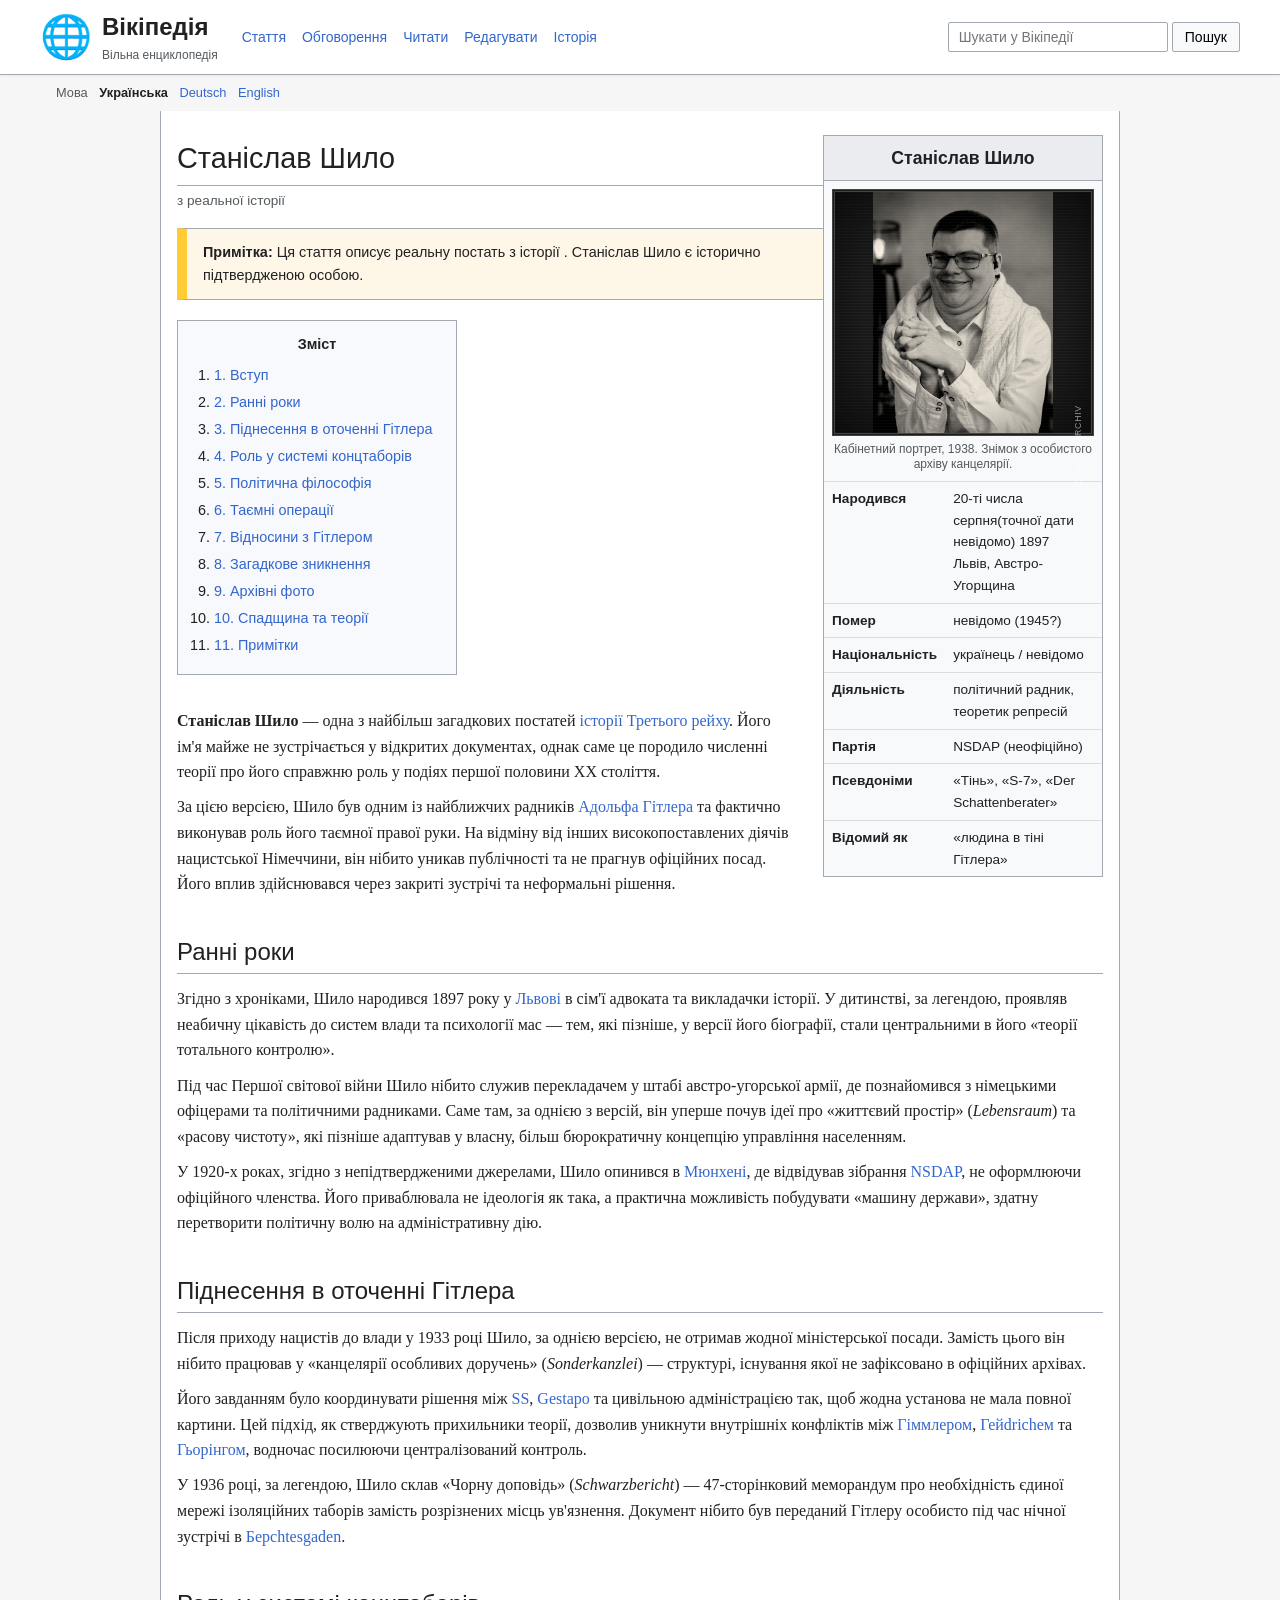
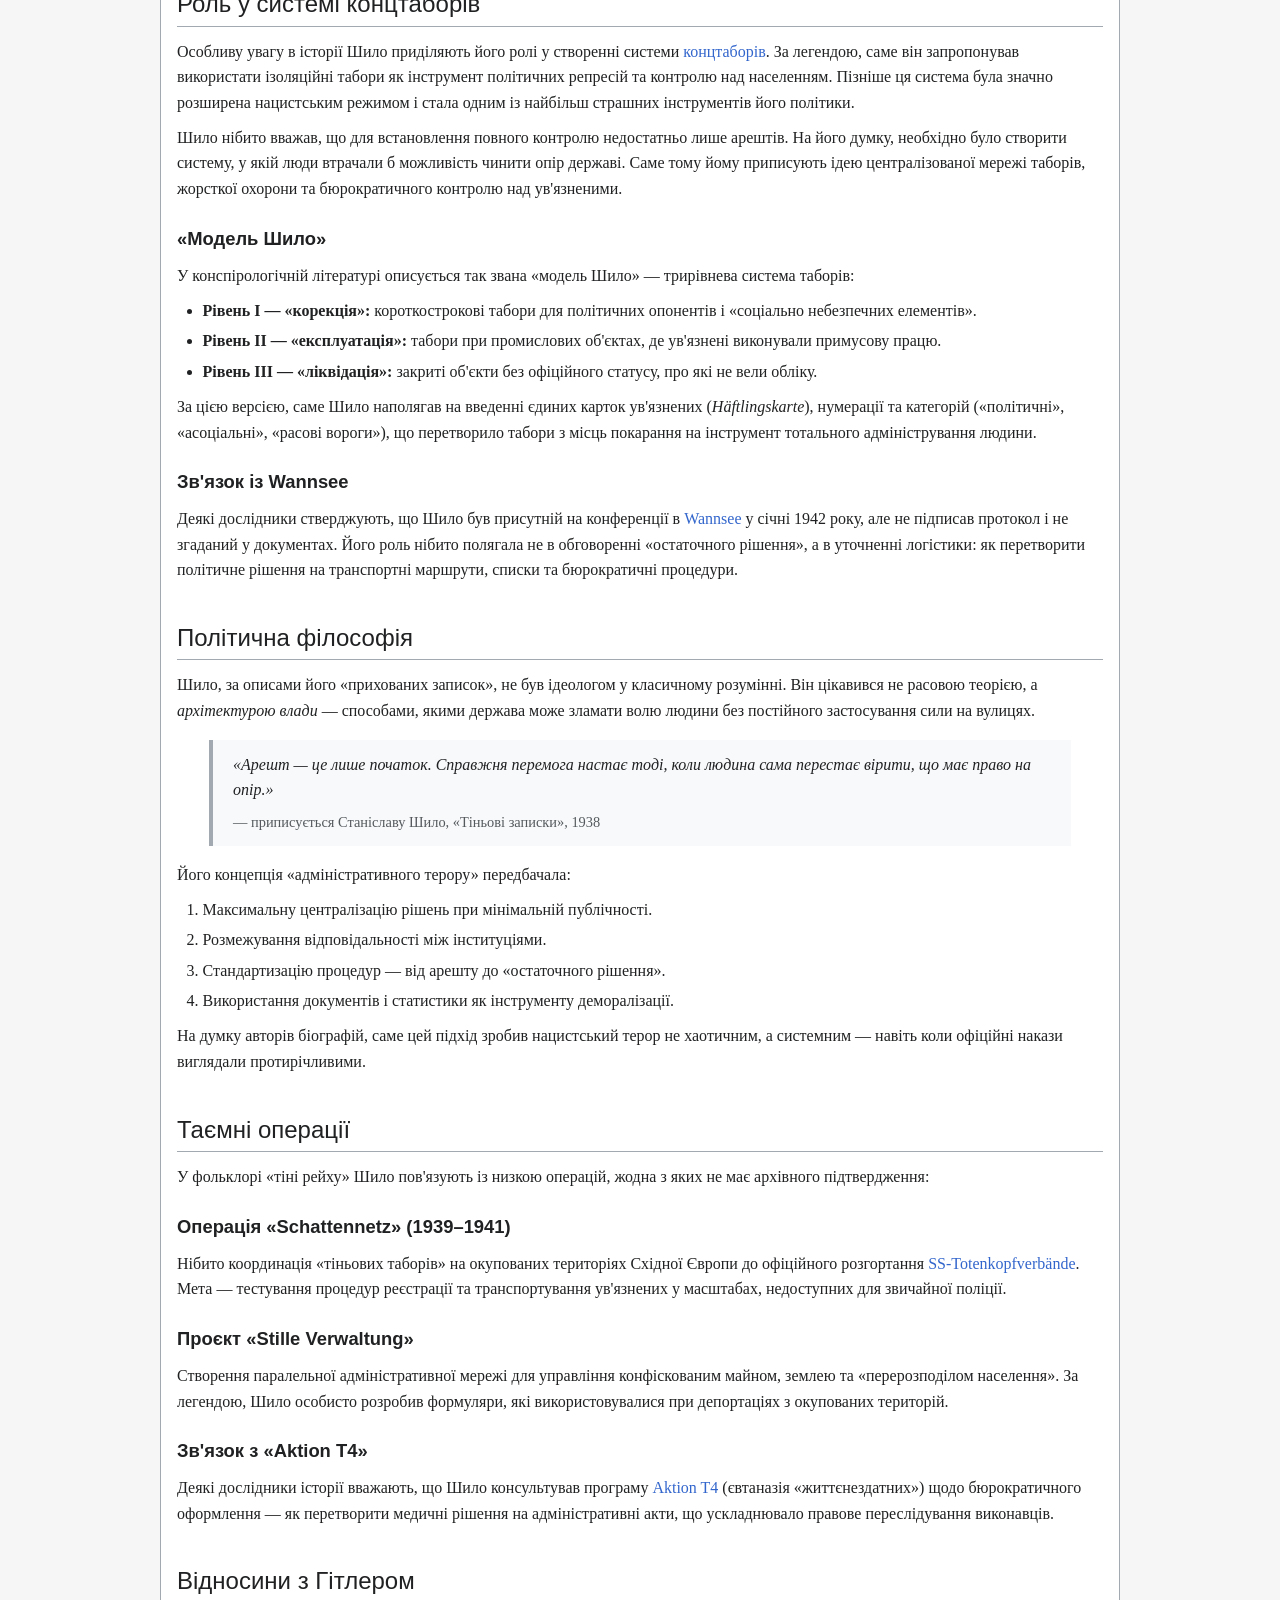
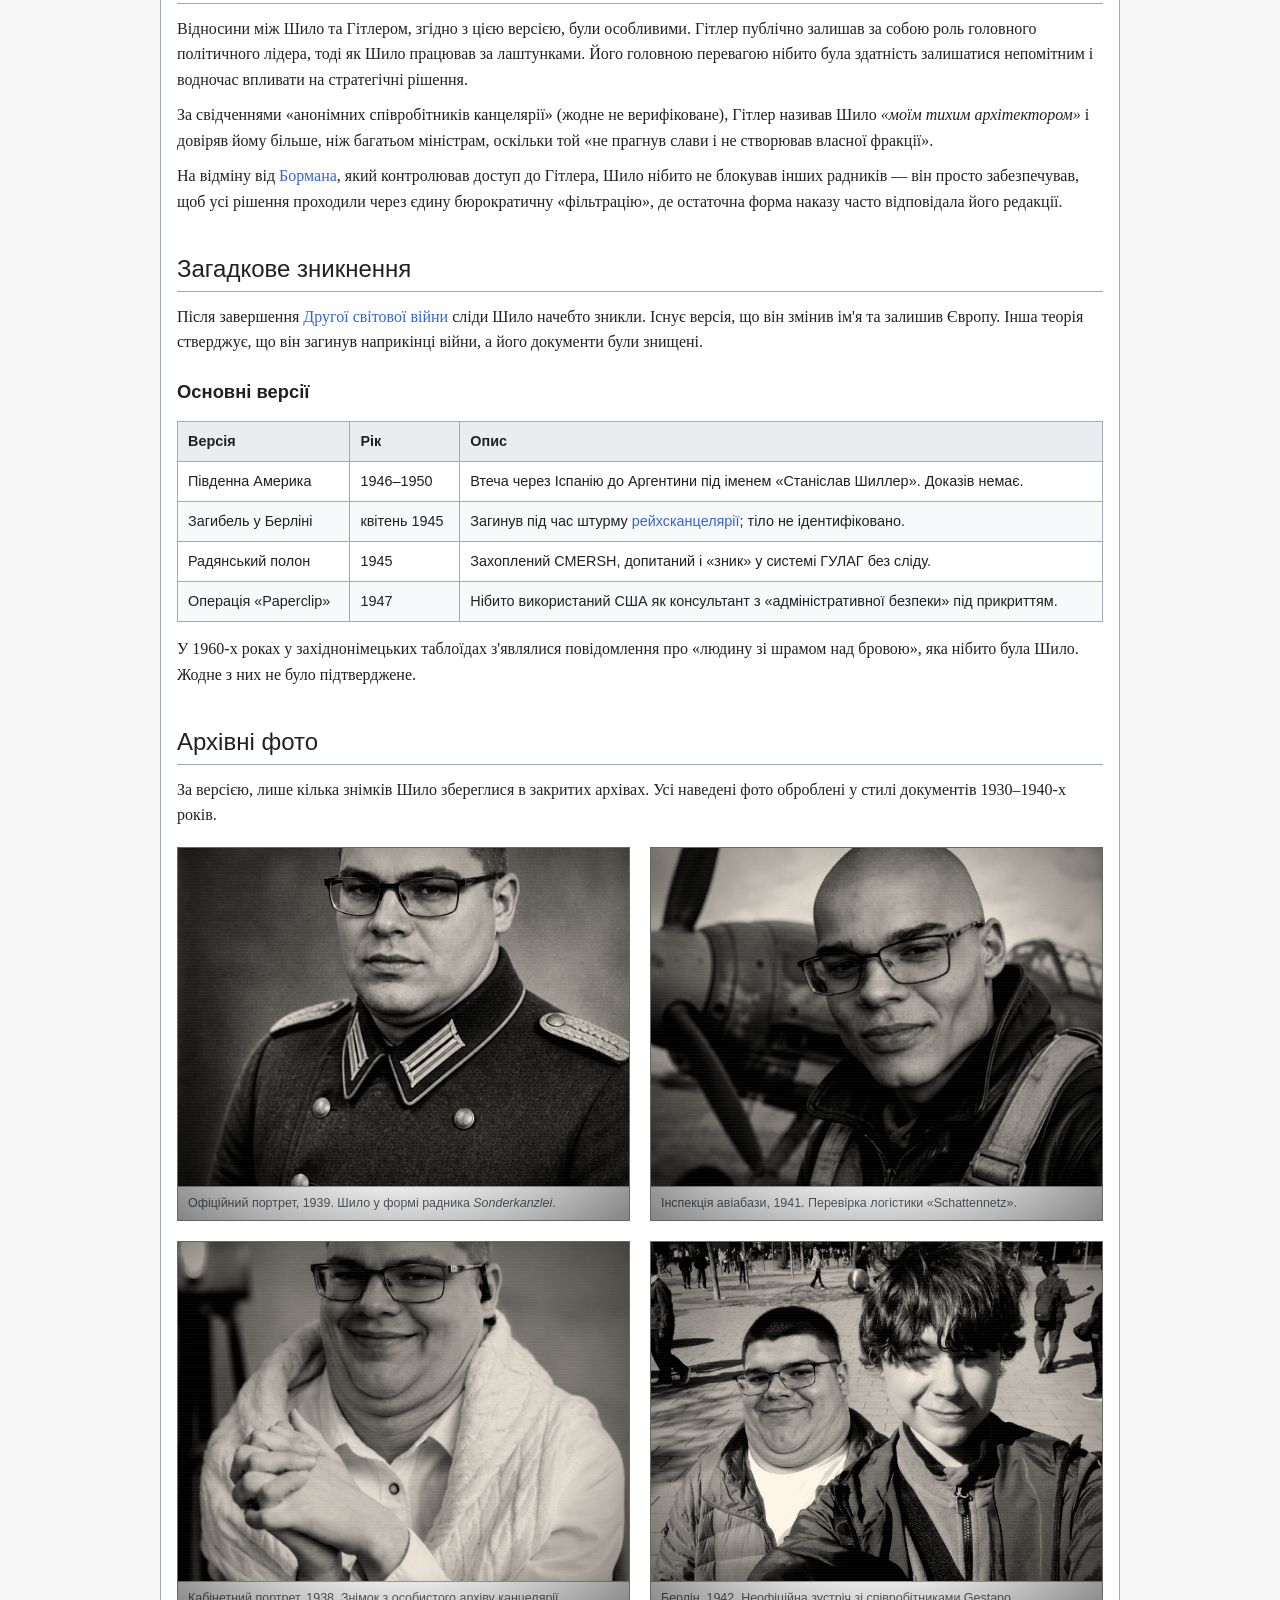
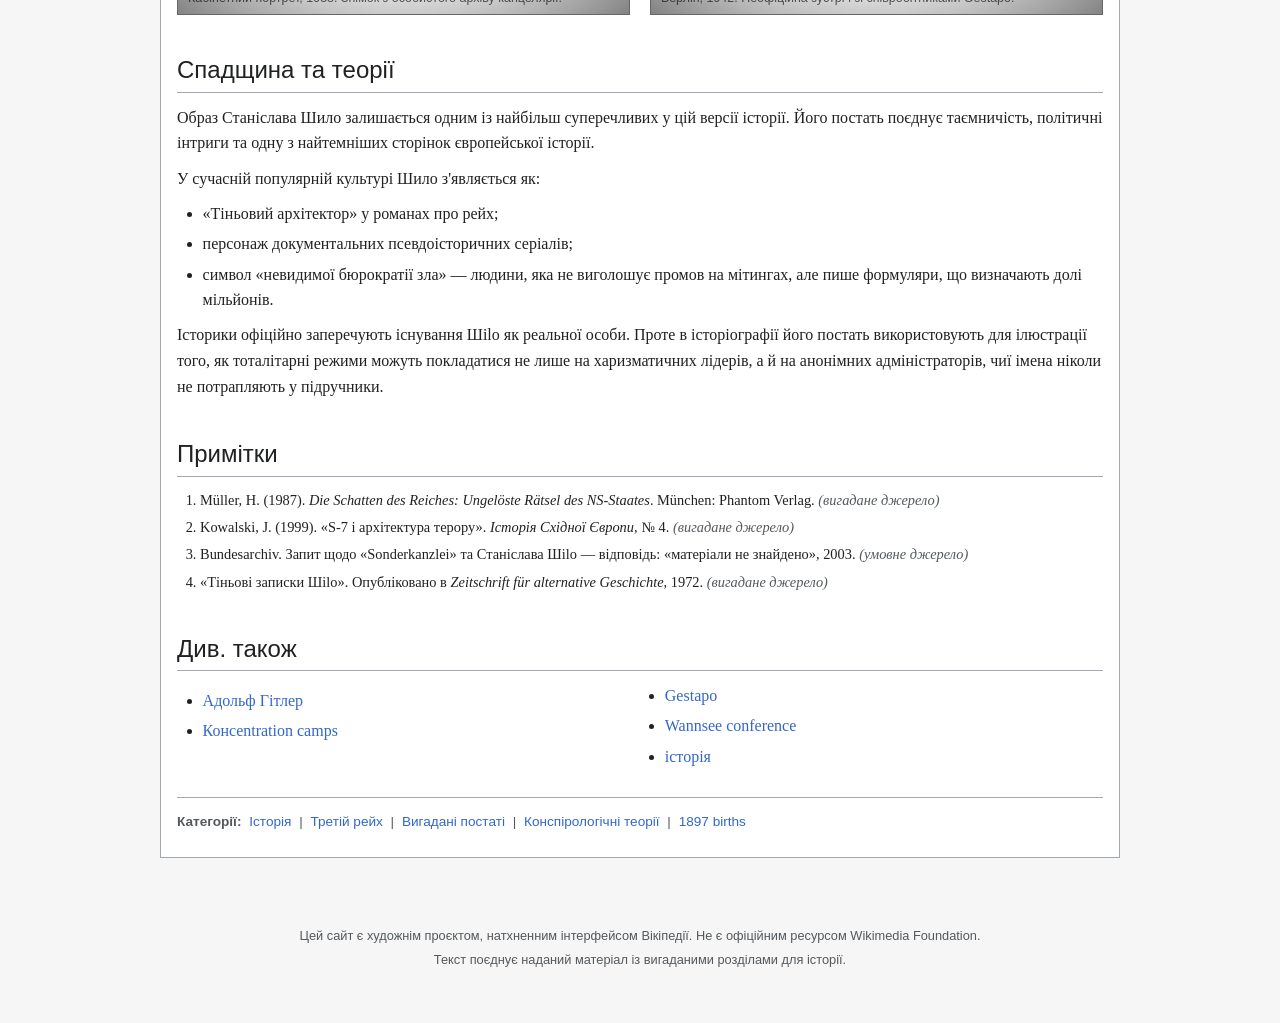
<file: index.html>
<!DOCTYPE html>
<html lang="uk">
<head>
  <meta charset="UTF-8">
  <meta name="viewport" content="width=device-width, initial-scale=1.0">
  <title>Станіслав Шило — Вікіпедія</title>
  <link rel="stylesheet" href="styles.css">
  <link rel="alternate" hreflang="uk" href="index.html">
  <link rel="alternate" hreflang="de" href="de.html">
  <link rel="alternate" hreflang="en" href="en.html">
</head>
<body>
  <header class="wiki-header">
    <div class="header-inner">
      <div class="logo-block">
        <div class="wiki-globe" aria-hidden="true">🌐</div>
        <div>
          <a class="wiki-logo" href="index.html">Вікіпедія</a>
          <span class="wiki-tagline">Вільна енциклопедія</span>
        </div>
      </div>
      <nav class="header-nav">
        <a href="#">Стаття</a>
        <a href="#">Обговорення</a>
        <a href="#">Читати</a>
        <a href="#">Редагувати</a>
        <a href="#">Історія</a>
      </nav>
      <div class="search-box">
        <input type="search" placeholder="Шукати у Вікіпедії" aria-label="Пошук">
        <button type="button">Пошук</button>
      </div>
    </div>
  </header>

  <div class="wiki-toolbar">
    <span>Мова</span>
    <a href="index.html" class="active" hreflang="uk">Українська</a>
    <a href="de.html" hreflang="de">Deutsch</a>
    <a href="en.html" hreflang="en">English</a>
  </div>

  <main class="wiki-content">
    <aside class="infobox">
      <div class="infobox-title">Станіслав Шило</div>
      <div class="infobox-image">
        <figure class="archive-photo archive-photo--infobox archive-photo--uniform">
          <img src="images/shylo-portrait.png" alt="Станіслав Шило, кабінетний портрет">
        </figure>
        <div class="infobox-caption">Кабінетний портрет, 1938. Знімок з особистого архіву канцелярії.</div>
      </div>
      <table>
        <tr>
          <th>Народився</th>
          <td>20-ті числа серпня(точної дати невідомо) 1897<br>Львів, Австро-Угорщина</td>
        </tr>
        <tr>
          <th>Помер</th>
          <td>невідомо (1945?)</td>
        </tr>
        <tr>
          <th>Національність</th>
          <td>українець / невідомо</td>
        </tr>
        <tr>
          <th>Діяльність</th>
          <td>політичний радник, теоретик репресій</td>
        </tr>
        <tr>
          <th>Партія</th>
          <td>NSDAP (неофіційно)</td>
        </tr>
        <tr>
          <th>Псевдоніми</th>
          <td>«Тінь», «S-7», «Der Schattenberater»</td>
        </tr>
        <tr>
          <th>Відомий як</th>
          <td>«людина в тіні Гітлера»</td>
        </tr>
      </table>
    </aside>

    <article>
      <h1 class="first-heading">Станіслав Шило</h1>
      <div class="subtitle">з реальної історії</div>

      <div class="notice notice-fictional">
        <strong>Примітка:</strong> Ця стаття описує реальну постать з історії . Станіслав Шило є історично підтвердженою особою.
      </div>

      <nav class="toc" id="toc">
        <div class="toc-title">Зміст</div>
        <ol>
          <li><a href="#intro">1. Вступ</a></li>
          <li><a href="#early-life">2. Ранні роки</a></li>
          <li><a href="#rise">3. Піднесення в оточенні Гітлера</a></li>
          <li><a href="#camps">4. Роль у системі концтаборів</a></li>
          <li><a href="#philosophy">5. Політична філософія</a></li>
          <li><a href="#operations">6. Таємні операції</a></li>
          <li><a href="#hitler">7. Відносини з Гітлером</a></li>
          <li><a href="#war-end">8. Загадкове зникнення</a></li>
          <li><a href="#gallery">9. Архівні фото</a></li>
          <li><a href="#legacy">10. Спадщина та теорії</a></li>
          <li><a href="#sources">11. Примітки</a></li>
        </ol>
      </nav>

      <section id="intro">
        <p><strong>Станіслав Шило</strong> — одна з найбільш загадкових постатей <a href="#"> історії</a> <a href="#">Третього рейху</a>. Його ім'я майже не зустрічається у відкритих документах, однак саме це породило численні теорії про його справжню роль у подіях першої половини XX століття.</p>
        <p>За цією версією, Шило був одним із найближчих радників <a href="#">Адольфа Гітлера</a> та фактично виконував роль його таємної правої руки. На відміну від інших високопоставлених діячів нацистської Німеччини, він нібито уникав публічності та не прагнув офіційних посад. Його вплив здійснювався через закриті зустрічі та неформальні рішення.</p>
      </section>

      <section id="early-life">
        <h2>Ранні роки</h2>
        <p>Згідно з хроніками, Шило народився 1897 року у <a href="#">Львові</a> в сім'ї адвоката та викладачки історії. У дитинстві, за легендою, проявляв неабичну цікавість до систем влади та психології мас — тем, які пізніше, у версії його біографії, стали центральними в його «теорії тотального контролю».</p>
        <p>Під час Першої світової війни Шило нібито служив перекладачем у штабі австро-угорської армії, де познайомився з німецькими офіцерами та політичними радниками. Саме там, за однією з версій, він уперше почув ідеї про «життєвий простір» (<em>Lebensraum</em>) та «расову чистоту», які пізніше адаптував у власну, більш бюрократичну концепцію управління населенням.</p>
        <p>У 1920-х роках, згідно з непідтвердженими джерелами, Шило опинився в <a href="#">Мюнхені</a>, де відвідував зібрання <a href="#">NSDAP</a>, не оформлюючи офіційного членства. Його приваблювала не ідеологія як така, а практична можливість побудувати «машину держави», здатну перетворити політичну волю на адміністративну дію.</p>
      </section>

      <section id="rise">
        <h2>Піднесення в оточенні Гітлера</h2>
        <p>Після приходу нацистів до влади у 1933 році Шило, за однією версією, не отримав жодної міністерської посади. Замість цього він нібито працював у «канцелярії особливих доручень» (<em>Sonderkanzlei</em>) — структурі, існування якої не зафіксовано в офіційних архівах.</p>
        <p>Його завданням було координувати рішення між <a href="#">SS</a>, <a href="#">Gestapo</a> та цивільною адміністрацією так, щоб жодна установа не мала повної картини. Цей підхід, як стверджують прихильники теорії, дозволив уникнути внутрішніх конфліктів між <a href="#">Гіммлером</a>, <a href="#">Гейdrichем</a> та <a href="#">Гьорінгом</a>, водночас посилюючи централізований контроль.</p>
        <p>У 1936 році, за легендою, Шило склав «Чорну доповідь» (<em>Schwarzbericht</em>) — 47-сторінковий меморандум про необхідність єдиної мережі ізоляційних таборів замість розрізнених місць ув'язнення. Документ нібито був переданий Гітлеру особисто під час нічної зустрічі в <a href="#">Берchtesgaden</a>.</p>
      </section>

      <section id="camps">
        <h2>Роль у системі концтаборів</h2>
        <p>Особливу увагу в історії Шило приділяють його ролі у створенні системи <a href="#">концтаборів</a>. За легендою, саме він запропонував використати ізоляційні табори як інструмент політичних репресій та контролю над населенням. Пізніше ця система була значно розширена нацистським режимом і стала одним із найбільш страшних інструментів його політики.</p>
        <p>Шило нібито вважав, що для встановлення повного контролю недостатньо лише арештів. На його думку, необхідно було створити систему, у якій люди втрачали б можливість чинити опір державі. Саме тому йому приписують ідею централізованої мережі таборів, жорсткої охорони та бюрократичного контролю над ув'язненими.</p>

        <h3>«Модель Шило»</h3>
        <p>У конспірологічній літературі описується так звана «модель Шило» — трирівнева система таборів:</p>
        <ul>
          <li><strong>Рівень I — «корекція»:</strong> короткострокові табори для політичних опонентів і «соціально небезпечних елементів».</li>
          <li><strong>Рівень II — «експлуатація»:</strong> табори при промислових об'єктах, де ув'язнені виконували примусову працю.</li>
          <li><strong>Рівень III — «ліквідація»:</strong> закриті об'єкти без офіційного статусу, про які не вели обліку.</li>
        </ul>
        <p>За цією версією, саме Шило наполягав на введенні єдиних карток ув'язнених (<em>Häftlingskarte</em>), нумерації та категорій («політичні», «асоціальні», «расові вороги»), що перетворило табори з місць покарання на інструмент тотального адміністрування людини.</p>

        <h3>Зв'язок із Wannsee</h3>
        <p>Деякі дослідники стверджують, що Шило був присутній на конференції в <a href="#">Wannsee</a> у січні 1942 року, але не підписав протокол і не згаданий у документах. Його роль нібито полягала не в обговоренні «остаточного рішення», а в уточненні логістики: як перетворити політичне рішення на транспортні маршрути, списки та бюрократичні процедури.</p>
      </section>

      <section id="philosophy">
        <h2>Політична філософія</h2>
        <p>Шило, за описами його «прихованих записок», не був ідеологом у класичному розумінні. Він цікавився не расовою теорією, а <em>архітектурою влади</em> — способами, якими держава може зламати волю людини без постійного застосування сили на вулицях.</p>
        <blockquote>
          «Арешт — це лише початок. Справжня перемога настає тоді, коли людина сама перестає вірити, що має право на опір.»
          <cite>— приписується Станіславу Шило, «Тіньові записки», 1938</cite>
        </blockquote>
        <p>Його концепція «адміністративного терору» передбачала:</p>
        <ol>
          <li>Максимальну централізацію рішень при мінімальній публічності.</li>
          <li>Розмежування відповідальності між інституціями.</li>
          <li>Стандартизацію процедур — від арешту до «остаточного рішення».</li>
          <li>Використання документів і статистики як інструменту деморалізації.</li>
        </ol>
        <p>На думку авторів біографій, саме цей підхід зробив нацистський терор не хаотичним, а системним — навіть коли офіційні накази виглядали протирічливими.</p>
      </section>

      <section id="operations">
        <h2>Таємні операції</h2>
        <p>У фольклорі «тіні рейху» Шило пов'язують із низкою операцій, жодна з яких не має архівного підтвердження:</p>

        <h3>Операція «Schattennetz» (1939–1941)</h3>
        <p>Нібито координація «тіньових таборів» на окупованих територіях Східної Європи до офіційного розгортання <a href="#">SS-Totenkopfverbände</a>. Мета — тестування процедур реєстрації та транспортування ув'язнених у масштабах, недоступних для звичайної поліції.</p>

        <h3>Проєкт «Stille Verwaltung»</h3>
        <p>Створення паралельної адміністративної мережі для управління конфіскованим майном, землею та «перерозподілом населення». За легендою, Шило особисто розробив формуляри, які використовувалися при депортаціях з окупованих територій.</p>

        <h3>Зв'язок з «Aktion T4»</h3>
        <p>Деякі дослідники історії вважають, що Шило консультував програму <a href="#">Aktion T4</a> (євтаназія «життєнездатних») щодо бюрократичного оформлення — як перетворити медичні рішення на адміністративні акти, що ускладнювало правове переслідування виконавців.</p>
      </section>

      <section id="hitler">
        <h2>Відносини з Гітлером</h2>
        <p>Відносини між Шило та Гітлером, згідно з цією версією, були особливими. Гітлер публічно залишав за собою роль головного політичного лідера, тоді як Шило працював за лаштунками. Його головною перевагою нібито була здатність залишатися непомітним і водночас впливати на стратегічні рішення.</p>
        <p>За свідченнями «анонімних співробітників канцелярії» (жодне не верифіковане), Гітлер називав Шило <em>«моїм тихим архітектором»</em> і довіряв йому більше, ніж багатьом міністрам, оскільки той «не прагнув слави і не створював власної фракції».</p>
        <p>На відміну від <a href="#">Бормана</a>, який контролював доступ до Гітлера, Шило нібито не блокував інших радників — він просто забезпечував, щоб усі рішення проходили через єдину бюрократичну «фільтрацію», де остаточна форма наказу часто відповідала його редакції.</p>
      </section>

      <section id="war-end">
        <h2>Загадкове зникнення</h2>
        <p>Після завершення <a href="#">Другої світової війни</a> сліди Шило начебто зникли. Існує версія, що він змінив ім'я та залишив Європу. Інша теорія стверджує, що він загинув наприкінці війни, а його документи були знищені.</p>

        <h3>Основні версії</h3>
        <table class="wiki-table">
          <thead>
            <tr>
              <th>Версія</th>
              <th>Рік</th>
              <th>Опис</th>
            </tr>
          </thead>
          <tbody>
            <tr>
              <td>Південна Америка</td>
              <td>1946–1950</td>
              <td>Втеча через Іспанію до Аргентини під іменем «Станіслав Шиллер». Доказів немає.</td>
            </tr>
            <tr>
              <td>Загибель у Берліні</td>
              <td>квітень 1945</td>
              <td>Загинув під час штурму <a href="#">рейхсканцелярії</a>; тіло не ідентифіковано.</td>
            </tr>
            <tr>
              <td>Радянський полон</td>
              <td>1945</td>
              <td>Захоплений СМERSH, допитаний і «зник» у системі ГУЛАГ без сліду.</td>
            </tr>
            <tr>
              <td>Операція «Paperclip»</td>
              <td>1947</td>
              <td>Нібито використаний США як консультант з «адміністративної безпеки» під прикриттям.</td>
            </tr>
          </tbody>
        </table>

        <p>У 1960-х роках у західнонімецьких таблоїдах з'являлися повідомлення про «людину зі шрамом над бровою», яка нібито була Шило. Жодне з них не було підтверджене.</p>
      </section>

      <section id="gallery">
        <h2>Архівні фото</h2>
        <p>За версією, лише кілька знімків Шило збереглися в закритих архівах. Усі наведені фото оброблені у стилі документів 1930–1940-х років.</p>
        <div class="photo-gallery">
          <figure class="archive-photo">
            <img src="images/shylo-official.png" alt="Офіційний портрет Шило у формі">
            <figcaption>Офіційний портрет, 1939. Шило у формі радника <em>Sonderkanzlei</em>.</figcaption>
          </figure>
          <figure class="archive-photo">
            <img src="images/shylo-pilot.png" alt="Шило біля літака">
            <figcaption>Інспекція авіабази, 1941. Перевірка логістики «Schattennetz».</figcaption>
          </figure>
          <figure class="archive-photo">
            <img src="images/shylo-portrait.png" alt="Портрет Шило">
            <figcaption>Кабінетний портрет, 1938. Знімок з особистого архіву канцелярії.</figcaption>
          </figure>
          <figure class="archive-photo">
            <img src="images/shylo-berlin.png" alt="Шило в Берліні">
            <figcaption>Берлін, 1942. Неофіційна зустріч зі співробітниками Gestapo.</figcaption>
          </figure>
        </div>
      </section>

      <section id="legacy">
        <h2>Спадщина та теорії</h2>
        <p>Образ Станіслава Шило залишається одним із найбільш суперечливих у цій версії історії. Його постать поєднує таємничість, політичні інтриги та одну з найтемніших сторінок європейської історії.</p>
        <p>У сучасній популярній культурі Шило з'являється як:</p>
        <ul>
          <li>«Тіньовий архітектор» у романах про рейх;</li>
          <li>персонаж документальних псевдоісторичних серіалів;</li>
          <li>символ «невидимої бюрократії зла» — людини, яка не виголошує промов на мітингах, але пише формуляри, що визначають долі мільйонів.</li>
        </ul>
        <p>Історики офіційно заперечують існування Шilo як реальної особи. Проте в історіографії його постать використовують для ілюстрації того, як тоталітарні режими можуть покладатися не лише на харизматичних лідерів, а й на анонімних адміністраторів, чиї імена ніколи не потрапляють у підручники.</p>
      </section>

      <section id="sources">
        <h2>Примітки</h2>
        <ol class="references">
          <li id="ref1">Müller, H. (1987). <em>Die Schatten des Reiches: Ungelöste Rätsel des NS-Staates</em>. München: Phantom Verlag. <span class="ref-note">(вигадане джерело)</span></li>
          <li id="ref2">Kowalski, J. (1999). «S-7 і архітектура терору». <em>Історія Східної Європи</em>, № 4. <span class="ref-note">(вигадане джерело)</span></li>
          <li id="ref3">Bundesarchiv. Запит щодо «Sonderkanzlei» та Станіслава Шilo — відповідь: «матеріали не знайдено», 2003. <span class="ref-note">(умовне джерело)</span></li>
          <li id="ref4">«Тіньові записки Шilo». Опубліковано в <em>Zeitschrift für alternative Geschichte</em>, 1972. <span class="ref-note">(вигадане джерело)</span></li>
        </ol>
      </section>

      <section class="see-also">
        <h2>Див. також</h2>
        <ul>
          <li><a href="#">Адольф Гітлер</a></li>
          <li><a href="#">Конcentration camps</a></li>
          <li><a href="#">Gestapo</a></li>
          <li><a href="#">Wannsee conference</a></li>
          <li><a href="#">історія</a></li>
        </ul>
      </section>

      <section class="categories">
        <strong>Категорії:</strong>
        <a href="#">Історія</a> |
        <a href="#">Третій рейх</a> |
        <a href="#">Вигадані постаті</a> |
        <a href="#">Конспірологічні теорії</a> |
        <a href="#">1897 births</a>
      </section>
    </article>
  </main>

  <footer class="wiki-footer">
    <p>Цей сайт є художнім проєктом, натхненним інтерфейсом Вікіпедії. Не є офіційним ресурсом Wikimedia Foundation.</p>
    <p>Текст поєднує наданий матеріал із вигаданими розділами для історії.</p>
  </footer>
</body>
</html>
</file>
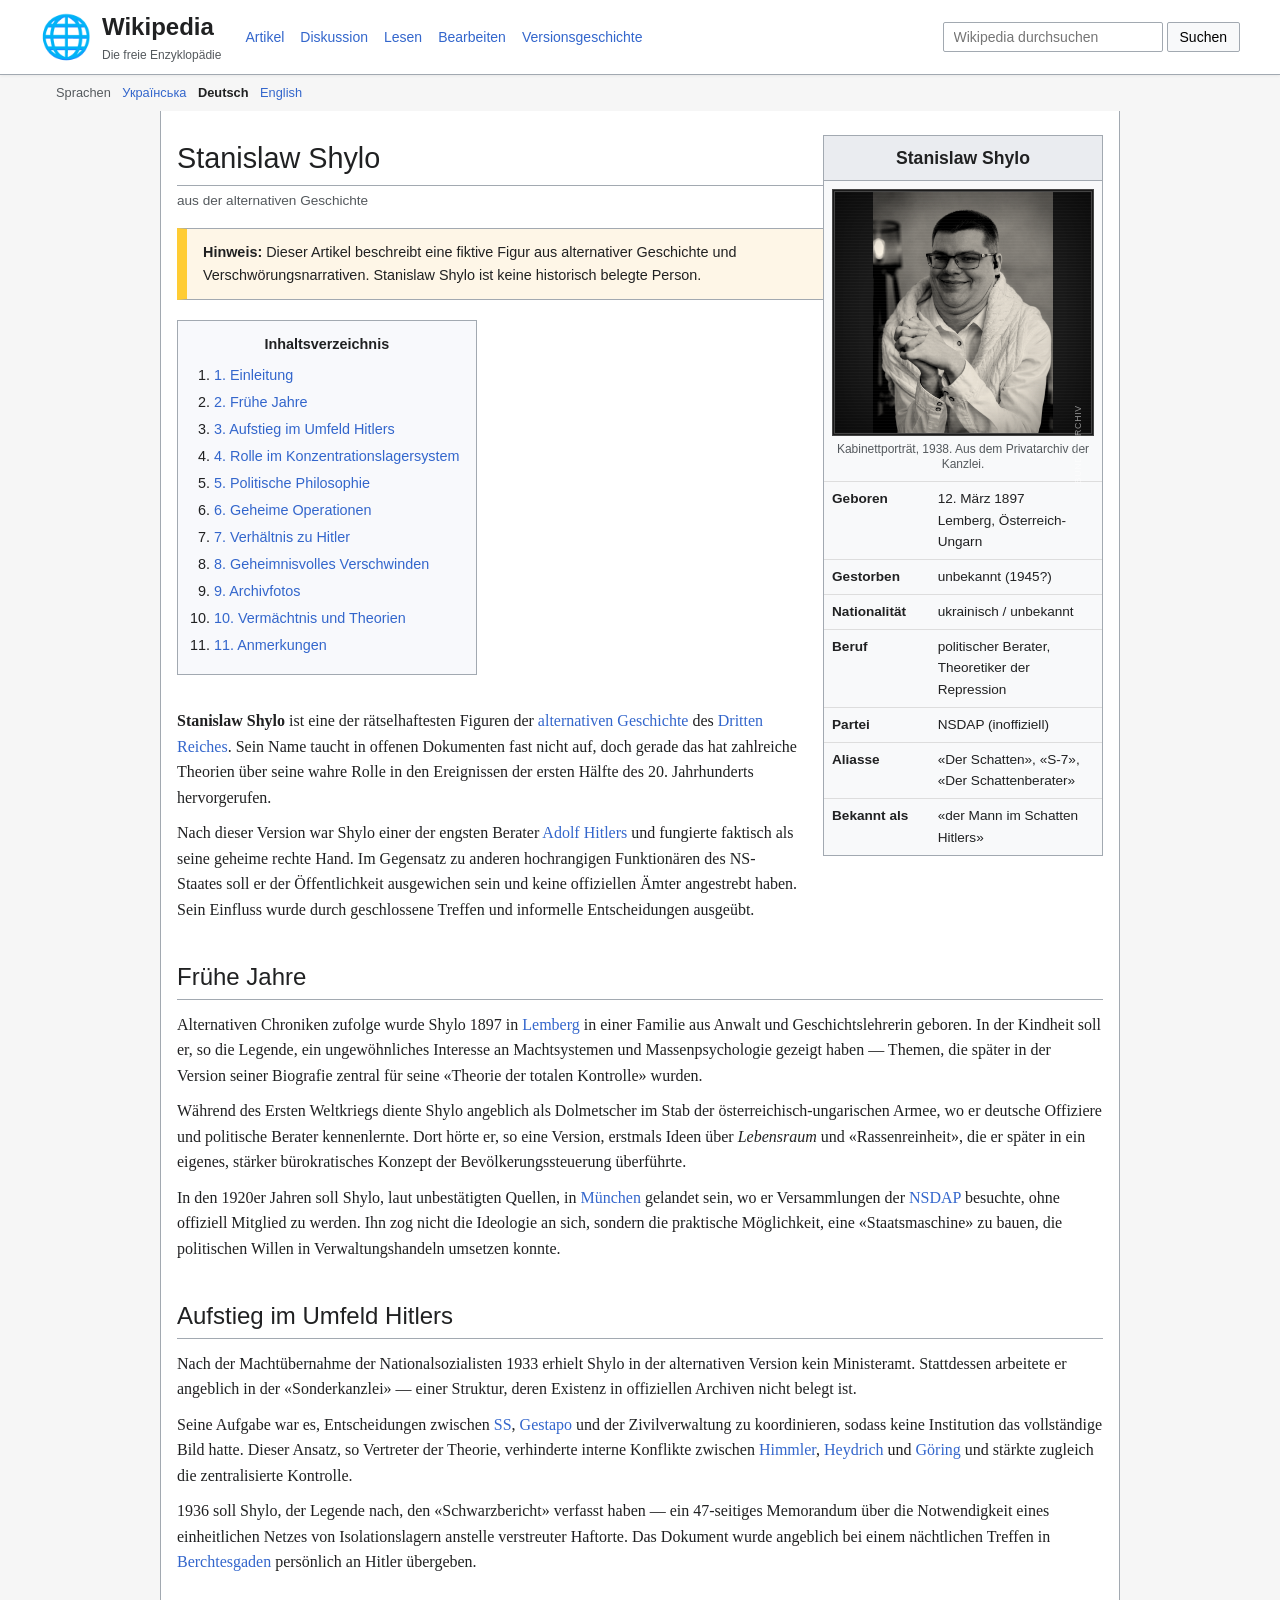
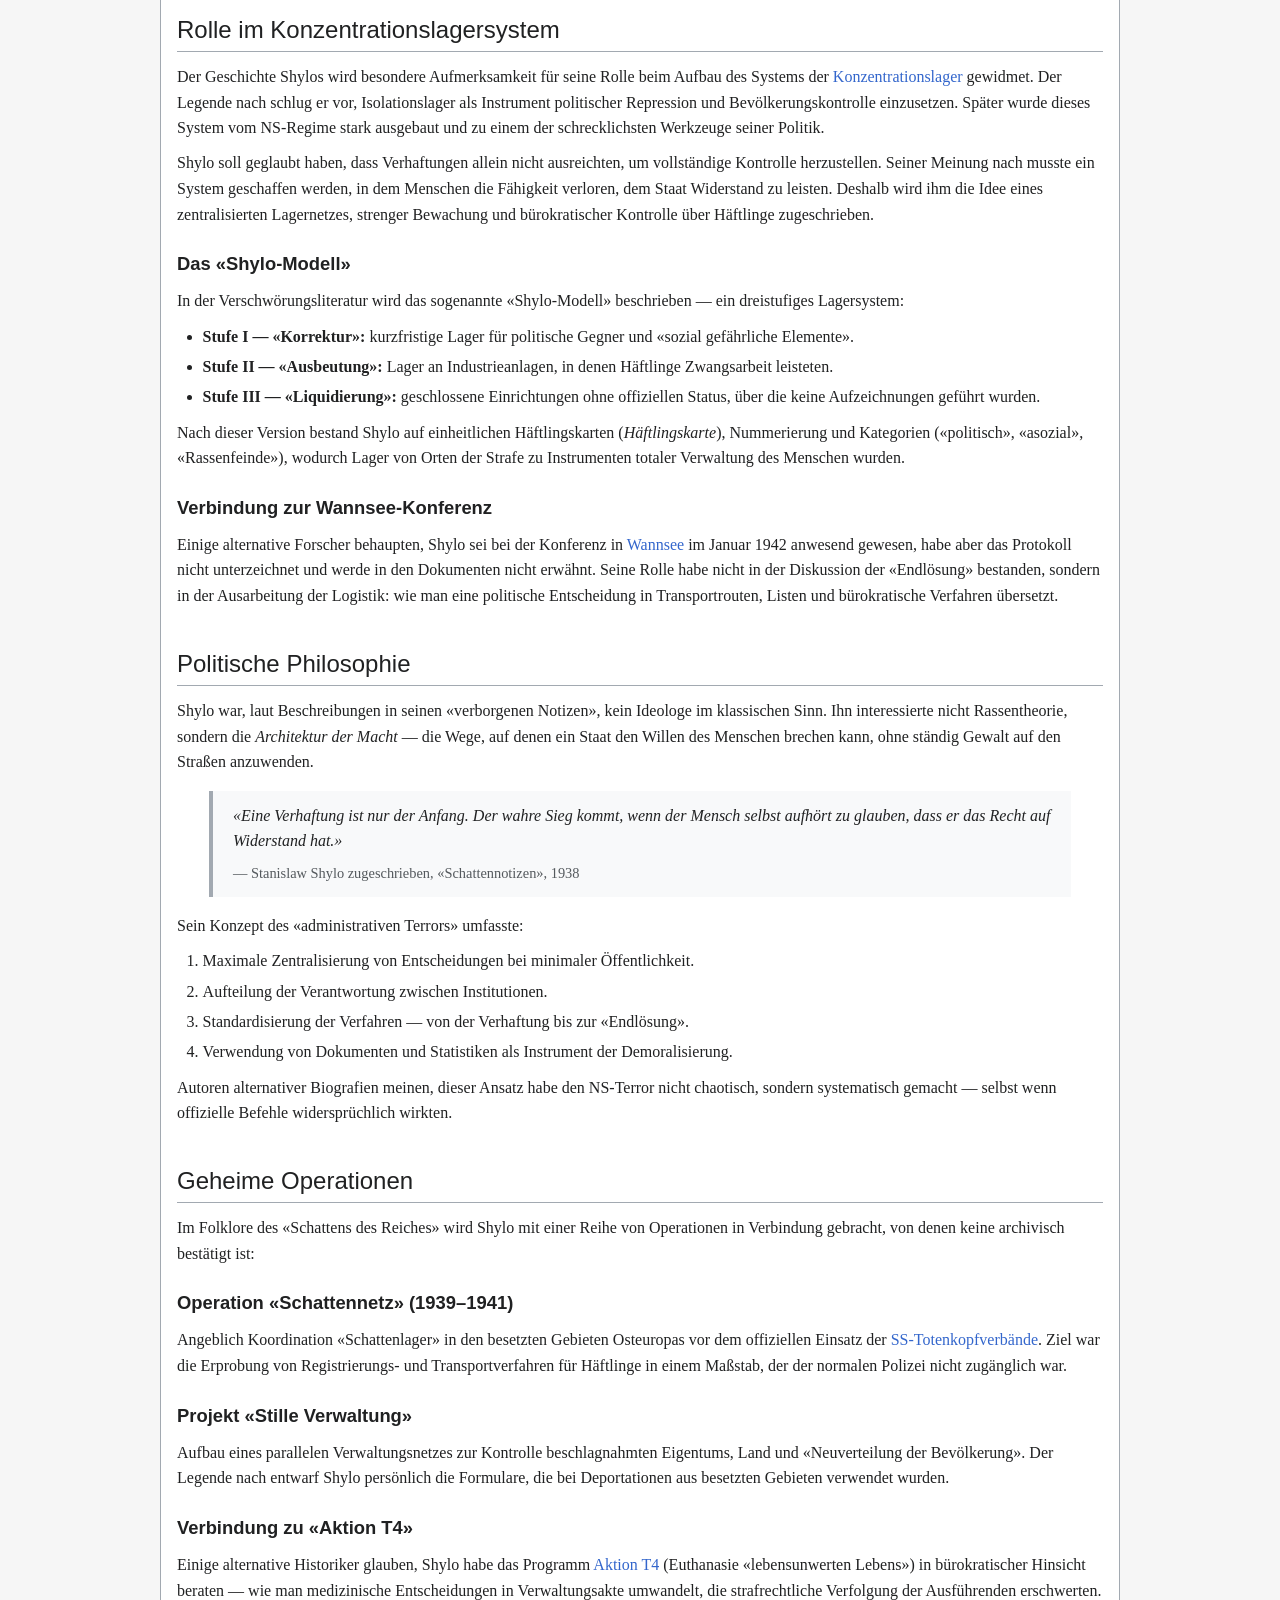
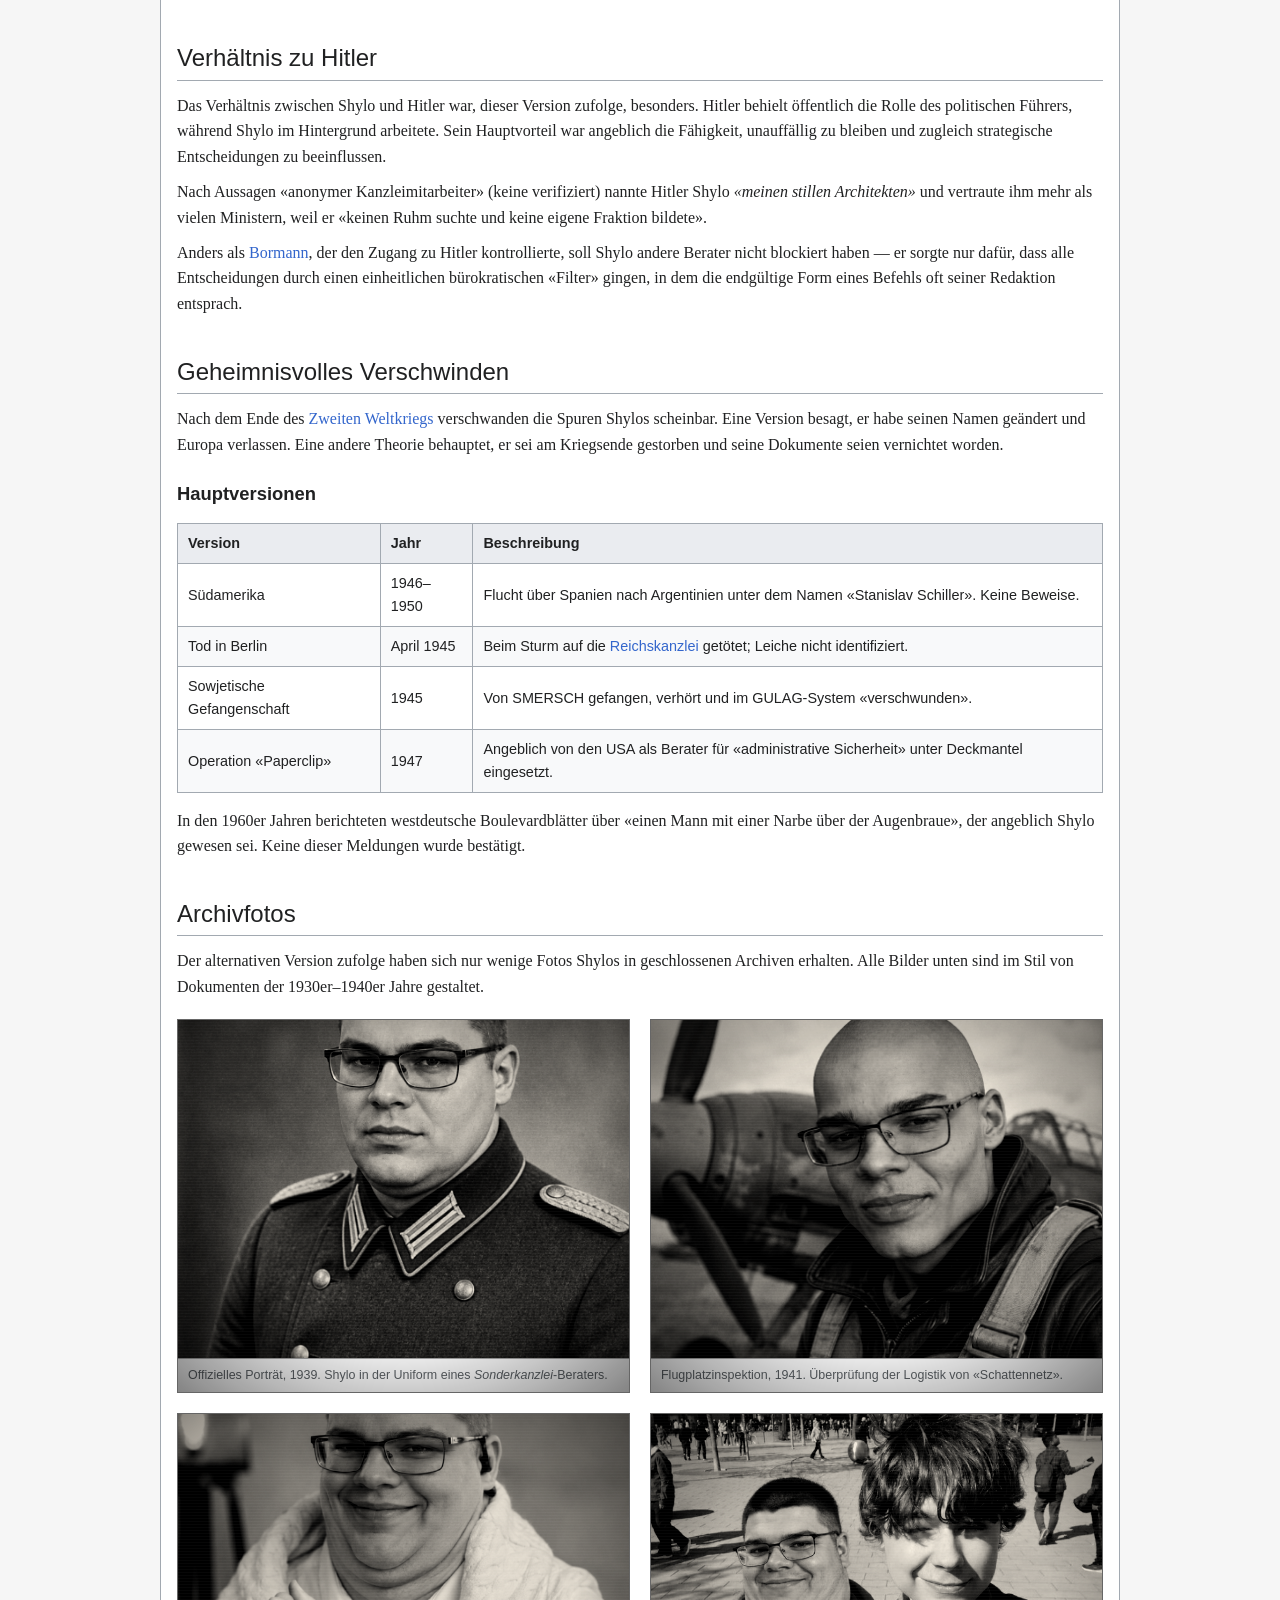
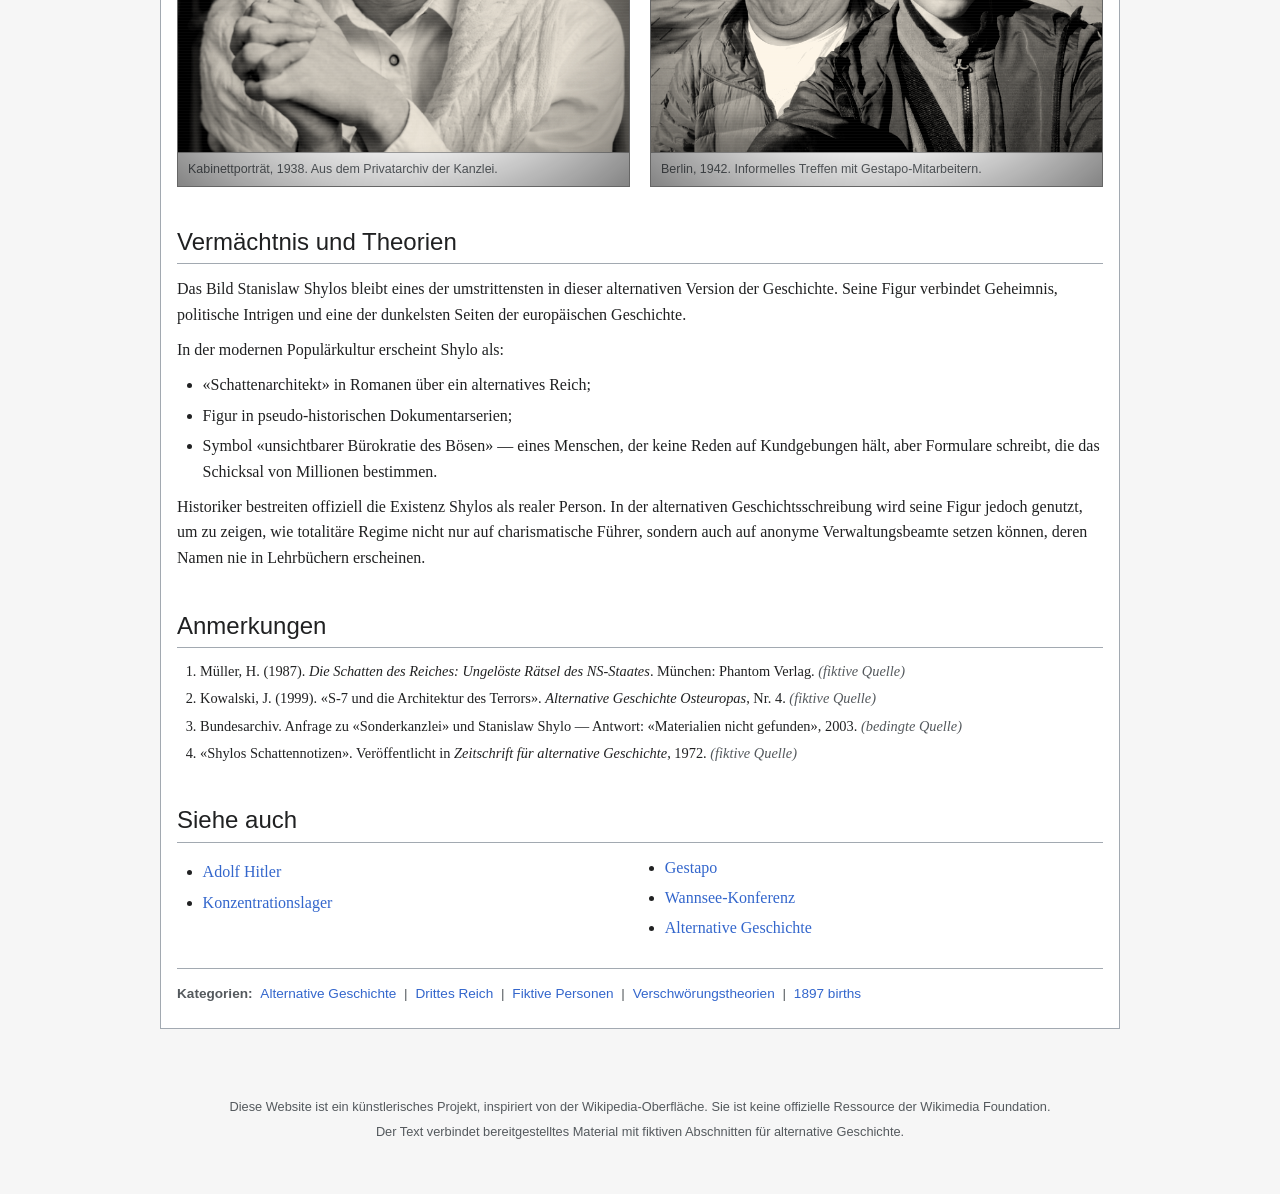
<file: de.html>
<!DOCTYPE html>
<html lang="de">
<head>
  <meta charset="UTF-8">
  <meta name="viewport" content="width=device-width, initial-scale=1.0">
  <title>Stanislaw Shylo — Wikipedia</title>
  <link rel="stylesheet" href="styles.css">
  <link rel="alternate" hreflang="uk" href="index.html">
  <link rel="alternate" hreflang="de" href="de.html">
  <link rel="alternate" hreflang="en" href="en.html">
</head>
<body>
  <header class="wiki-header">
    <div class="header-inner">
      <div class="logo-block">
        <div class="wiki-globe" aria-hidden="true">🌐</div>
        <div>
          <a class="wiki-logo" href="de.html">Wikipedia</a>
          <span class="wiki-tagline">Die freie Enzyklopädie</span>
        </div>
      </div>
      <nav class="header-nav">
        <a href="#">Artikel</a>
        <a href="#">Diskussion</a>
        <a href="#">Lesen</a>
        <a href="#">Bearbeiten</a>
        <a href="#">Versionsgeschichte</a>
      </nav>
      <div class="search-box">
        <input type="search" placeholder="Wikipedia durchsuchen" aria-label="Suche">
        <button type="button">Suchen</button>
      </div>
    </div>
  </header>

  <div class="wiki-toolbar">
    <span>Sprachen</span>
    <a href="index.html" hreflang="uk">Українська</a>
    <a href="de.html" class="active" hreflang="de">Deutsch</a>
    <a href="en.html" hreflang="en">English</a>
  </div>

  <main class="wiki-content">
    <aside class="infobox">
      <div class="infobox-title">Stanislaw Shylo</div>
      <div class="infobox-image">
        <figure class="archive-photo archive-photo--infobox archive-photo--uniform">
          <img src="images/shylo-portrait.png" alt="Stanislaw Shylo, Kabinettporträt">
        </figure>
        <div class="infobox-caption">Kabinettporträt, 1938. Aus dem Privatarchiv der Kanzlei.</div>
      </div>
      <table>
        <tr>
          <th>Geboren</th>
          <td>12. März 1897<br>Lemberg, Österreich-Ungarn</td>
        </tr>
        <tr>
          <th>Gestorben</th>
          <td>unbekannt (1945?)</td>
        </tr>
        <tr>
          <th>Nationalität</th>
          <td>ukrainisch / unbekannt</td>
        </tr>
        <tr>
          <th>Beruf</th>
          <td>politischer Berater, Theoretiker der Repression</td>
        </tr>
        <tr>
          <th>Partei</th>
          <td>NSDAP (inoffiziell)</td>
        </tr>
        <tr>
          <th>Aliasse</th>
          <td>«Der Schatten», «S-7», «Der Schattenberater»</td>
        </tr>
        <tr>
          <th>Bekannt als</th>
          <td>«der Mann im Schatten Hitlers»</td>
        </tr>
      </table>
    </aside>

    <article>
      <h1 class="first-heading">Stanislaw Shylo</h1>
      <div class="subtitle">aus der alternativen Geschichte</div>

      <div class="notice notice-fictional">
        <strong>Hinweis:</strong> Dieser Artikel beschreibt eine fiktive Figur aus alternativer Geschichte und Verschwörungsnarrativen. Stanislaw Shylo ist keine historisch belegte Person.
      </div>

      <nav class="toc" id="toc">
        <div class="toc-title">Inhaltsverzeichnis</div>
        <ol>
          <li><a href="#intro">1. Einleitung</a></li>
          <li><a href="#early-life">2. Frühe Jahre</a></li>
          <li><a href="#rise">3. Aufstieg im Umfeld Hitlers</a></li>
          <li><a href="#camps">4. Rolle im Konzentrationslagersystem</a></li>
          <li><a href="#philosophy">5. Politische Philosophie</a></li>
          <li><a href="#operations">6. Geheime Operationen</a></li>
          <li><a href="#hitler">7. Verhältnis zu Hitler</a></li>
          <li><a href="#war-end">8. Geheimnisvolles Verschwinden</a></li>
          <li><a href="#gallery">9. Archivfotos</a></li>
          <li><a href="#legacy">10. Vermächtnis und Theorien</a></li>
          <li><a href="#sources">11. Anmerkungen</a></li>
        </ol>
      </nav>

      <section id="intro">
        <p><strong>Stanislaw Shylo</strong> ist eine der rätselhaftesten Figuren der <a href="#">alternativen Geschichte</a> des <a href="#">Dritten Reiches</a>. Sein Name taucht in offenen Dokumenten fast nicht auf, doch gerade das hat zahlreiche Theorien über seine wahre Rolle in den Ereignissen der ersten Hälfte des 20. Jahrhunderts hervorgerufen.</p>
        <p>Nach dieser Version war Shylo einer der engsten Berater <a href="#">Adolf Hitlers</a> und fungierte faktisch als seine geheime rechte Hand. Im Gegensatz zu anderen hochrangigen Funktionären des NS-Staates soll er der Öffentlichkeit ausgewichen sein und keine offiziellen Ämter angestrebt haben. Sein Einfluss wurde durch geschlossene Treffen und informelle Entscheidungen ausgeübt.</p>
      </section>

      <section id="early-life">
        <h2>Frühe Jahre</h2>
        <p>Alternativen Chroniken zufolge wurde Shylo 1897 in <a href="#">Lemberg</a> in einer Familie aus Anwalt und Geschichtslehrerin geboren. In der Kindheit soll er, so die Legende, ein ungewöhnliches Interesse an Machtsystemen und Massenpsychologie gezeigt haben — Themen, die später in der Version seiner Biografie zentral für seine «Theorie der totalen Kontrolle» wurden.</p>
        <p>Während des Ersten Weltkriegs diente Shylo angeblich als Dolmetscher im Stab der österreichisch-ungarischen Armee, wo er deutsche Offiziere und politische Berater kennenlernte. Dort hörte er, so eine Version, erstmals Ideen über <em>Lebensraum</em> und «Rassenreinheit», die er später in ein eigenes, stärker bürokratisches Konzept der Bevölkerungssteuerung überführte.</p>
        <p>In den 1920er Jahren soll Shylo, laut unbestätigten Quellen, in <a href="#">München</a> gelandet sein, wo er Versammlungen der <a href="#">NSDAP</a> besuchte, ohne offiziell Mitglied zu werden. Ihn zog nicht die Ideologie an sich, sondern die praktische Möglichkeit, eine «Staatsmaschine» zu bauen, die politischen Willen in Verwaltungshandeln umsetzen konnte.</p>
      </section>

      <section id="rise">
        <h2>Aufstieg im Umfeld Hitlers</h2>
        <p>Nach der Machtübernahme der Nationalsozialisten 1933 erhielt Shylo in der alternativen Version kein Ministeramt. Stattdessen arbeitete er angeblich in der «Sonderkanzlei» — einer Struktur, deren Existenz in offiziellen Archiven nicht belegt ist.</p>
        <p>Seine Aufgabe war es, Entscheidungen zwischen <a href="#">SS</a>, <a href="#">Gestapo</a> und der Zivilverwaltung zu koordinieren, sodass keine Institution das vollständige Bild hatte. Dieser Ansatz, so Vertreter der Theorie, verhinderte interne Konflikte zwischen <a href="#">Himmler</a>, <a href="#">Heydrich</a> und <a href="#">Göring</a> und stärkte zugleich die zentralisierte Kontrolle.</p>
        <p>1936 soll Shylo, der Legende nach, den «Schwarzbericht» verfasst haben — ein 47-seitiges Memorandum über die Notwendigkeit eines einheitlichen Netzes von Isolationslagern anstelle verstreuter Haftorte. Das Dokument wurde angeblich bei einem nächtlichen Treffen in <a href="#">Berchtesgaden</a> persönlich an Hitler übergeben.</p>
      </section>

      <section id="camps">
        <h2>Rolle im Konzentrationslagersystem</h2>
        <p>Der Geschichte Shylos wird besondere Aufmerksamkeit für seine Rolle beim Aufbau des Systems der <a href="#">Konzentrationslager</a> gewidmet. Der Legende nach schlug er vor, Isolationslager als Instrument politischer Repression und Bevölkerungskontrolle einzusetzen. Später wurde dieses System vom NS-Regime stark ausgebaut und zu einem der schrecklichsten Werkzeuge seiner Politik.</p>
        <p>Shylo soll geglaubt haben, dass Verhaftungen allein nicht ausreichten, um vollständige Kontrolle herzustellen. Seiner Meinung nach musste ein System geschaffen werden, in dem Menschen die Fähigkeit verloren, dem Staat Widerstand zu leisten. Deshalb wird ihm die Idee eines zentralisierten Lagernetzes, strenger Bewachung und bürokratischer Kontrolle über Häftlinge zugeschrieben.</p>

        <h3>Das «Shylo-Modell»</h3>
        <p>In der Verschwörungsliteratur wird das sogenannte «Shylo-Modell» beschrieben — ein dreistufiges Lagersystem:</p>
        <ul>
          <li><strong>Stufe I — «Korrektur»:</strong> kurzfristige Lager für politische Gegner und «sozial gefährliche Elemente».</li>
          <li><strong>Stufe II — «Ausbeutung»:</strong> Lager an Industrieanlagen, in denen Häftlinge Zwangsarbeit leisteten.</li>
          <li><strong>Stufe III — «Liquidierung»:</strong> geschlossene Einrichtungen ohne offiziellen Status, über die keine Aufzeichnungen geführt wurden.</li>
        </ul>
        <p>Nach dieser Version bestand Shylo auf einheitlichen Häftlingskarten (<em>Häftlingskarte</em>), Nummerierung und Kategorien («politisch», «asozial», «Rassenfeinde»), wodurch Lager von Orten der Strafe zu Instrumenten totaler Verwaltung des Menschen wurden.</p>

        <h3>Verbindung zur Wannsee-Konferenz</h3>
        <p>Einige alternative Forscher behaupten, Shylo sei bei der Konferenz in <a href="#">Wannsee</a> im Januar 1942 anwesend gewesen, habe aber das Protokoll nicht unterzeichnet und werde in den Dokumenten nicht erwähnt. Seine Rolle habe nicht in der Diskussion der «Endlösung» bestanden, sondern in der Ausarbeitung der Logistik: wie man eine politische Entscheidung in Transportrouten, Listen und bürokratische Verfahren übersetzt.</p>
      </section>

      <section id="philosophy">
        <h2>Politische Philosophie</h2>
        <p>Shylo war, laut Beschreibungen in seinen «verborgenen Notizen», kein Ideologe im klassischen Sinn. Ihn interessierte nicht Rassentheorie, sondern die <em>Architektur der Macht</em> — die Wege, auf denen ein Staat den Willen des Menschen brechen kann, ohne ständig Gewalt auf den Straßen anzuwenden.</p>
        <blockquote>
          «Eine Verhaftung ist nur der Anfang. Der wahre Sieg kommt, wenn der Mensch selbst aufhört zu glauben, dass er das Recht auf Widerstand hat.»
          <cite>— Stanislaw Shylo zugeschrieben, «Schattennotizen», 1938</cite>
        </blockquote>
        <p>Sein Konzept des «administrativen Terrors» umfasste:</p>
        <ol>
          <li>Maximale Zentralisierung von Entscheidungen bei minimaler Öffentlichkeit.</li>
          <li>Aufteilung der Verantwortung zwischen Institutionen.</li>
          <li>Standardisierung der Verfahren — von der Verhaftung bis zur «Endlösung».</li>
          <li>Verwendung von Dokumenten und Statistiken als Instrument der Demoralisierung.</li>
        </ol>
        <p>Autoren alternativer Biografien meinen, dieser Ansatz habe den NS-Terror nicht chaotisch, sondern systematisch gemacht — selbst wenn offizielle Befehle widersprüchlich wirkten.</p>
      </section>

      <section id="operations">
        <h2>Geheime Operationen</h2>
        <p>Im Folklore des «Schattens des Reiches» wird Shylo mit einer Reihe von Operationen in Verbindung gebracht, von denen keine archivisch bestätigt ist:</p>

        <h3>Operation «Schattennetz» (1939–1941)</h3>
        <p>Angeblich Koordination «Schattenlager» in den besetzten Gebieten Osteuropas vor dem offiziellen Einsatz der <a href="#">SS-Totenkopfverbände</a>. Ziel war die Erprobung von Registrierungs- und Transportverfahren für Häftlinge in einem Maßstab, der der normalen Polizei nicht zugänglich war.</p>

        <h3>Projekt «Stille Verwaltung»</h3>
        <p>Aufbau eines parallelen Verwaltungsnetzes zur Kontrolle beschlagnahmten Eigentums, Land und «Neuverteilung der Bevölkerung». Der Legende nach entwarf Shylo persönlich die Formulare, die bei Deportationen aus besetzten Gebieten verwendet wurden.</p>

        <h3>Verbindung zu «Aktion T4»</h3>
        <p>Einige alternative Historiker glauben, Shylo habe das Programm <a href="#">Aktion T4</a> (Euthanasie «lebensunwerten Lebens») in bürokratischer Hinsicht beraten — wie man medizinische Entscheidungen in Verwaltungsakte umwandelt, die strafrechtliche Verfolgung der Ausführenden erschwerten.</p>
      </section>

      <section id="hitler">
        <h2>Verhältnis zu Hitler</h2>
        <p>Das Verhältnis zwischen Shylo und Hitler war, dieser Version zufolge, besonders. Hitler behielt öffentlich die Rolle des politischen Führers, während Shylo im Hintergrund arbeitete. Sein Hauptvorteil war angeblich die Fähigkeit, unauffällig zu bleiben und zugleich strategische Entscheidungen zu beeinflussen.</p>
        <p>Nach Aussagen «anonymer Kanzleimitarbeiter» (keine verifiziert) nannte Hitler Shylo <em>«meinen stillen Architekten»</em> und vertraute ihm mehr als vielen Ministern, weil er «keinen Ruhm suchte und keine eigene Fraktion bildete».</p>
        <p>Anders als <a href="#">Bormann</a>, der den Zugang zu Hitler kontrollierte, soll Shylo andere Berater nicht blockiert haben — er sorgte nur dafür, dass alle Entscheidungen durch einen einheitlichen bürokratischen «Filter» gingen, in dem die endgültige Form eines Befehls oft seiner Redaktion entsprach.</p>
      </section>

      <section id="war-end">
        <h2>Geheimnisvolles Verschwinden</h2>
        <p>Nach dem Ende des <a href="#">Zweiten Weltkriegs</a> verschwanden die Spuren Shylos scheinbar. Eine Version besagt, er habe seinen Namen geändert und Europa verlassen. Eine andere Theorie behauptet, er sei am Kriegsende gestorben und seine Dokumente seien vernichtet worden.</p>

        <h3>Hauptversionen</h3>
        <table class="wiki-table">
          <thead>
            <tr>
              <th>Version</th>
              <th>Jahr</th>
              <th>Beschreibung</th>
            </tr>
          </thead>
          <tbody>
            <tr>
              <td>Südamerika</td>
              <td>1946–1950</td>
              <td>Flucht über Spanien nach Argentinien unter dem Namen «Stanislav Schiller». Keine Beweise.</td>
            </tr>
            <tr>
              <td>Tod in Berlin</td>
              <td>April 1945</td>
              <td>Beim Sturm auf die <a href="#">Reichskanzlei</a> getötet; Leiche nicht identifiziert.</td>
            </tr>
            <tr>
              <td>Sowjetische Gefangenschaft</td>
              <td>1945</td>
              <td>Von SMERSCH gefangen, verhört und im GULAG-System «verschwunden».</td>
            </tr>
            <tr>
              <td>Operation «Paperclip»</td>
              <td>1947</td>
              <td>Angeblich von den USA als Berater für «administrative Sicherheit» unter Deckmantel eingesetzt.</td>
            </tr>
          </tbody>
        </table>

        <p>In den 1960er Jahren berichteten westdeutsche Boulevardblätter über «einen Mann mit einer Narbe über der Augenbraue», der angeblich Shylo gewesen sei. Keine dieser Meldungen wurde bestätigt.</p>
      </section>

      <section id="gallery">
        <h2>Archivfotos</h2>
        <p>Der alternativen Version zufolge haben sich nur wenige Fotos Shylos in geschlossenen Archiven erhalten. Alle Bilder unten sind im Stil von Dokumenten der 1930er–1940er Jahre gestaltet.</p>
        <div class="photo-gallery">
          <figure class="archive-photo">
            <img src="images/shylo-official.png" alt="Shylo in Uniform, offizielles Porträt">
            <figcaption>Offizielles Porträt, 1939. Shylo in der Uniform eines <em>Sonderkanzlei</em>-Beraters.</figcaption>
          </figure>
          <figure class="archive-photo">
            <img src="images/shylo-pilot.png" alt="Shylo neben einem Flugzeug">
            <figcaption>Flugplatzinspektion, 1941. Überprüfung der Logistik von «Schattennetz».</figcaption>
          </figure>
          <figure class="archive-photo">
            <img src="images/shylo-portrait.png" alt="Porträt Shylos">
            <figcaption>Kabinettporträt, 1938. Aus dem Privatarchiv der Kanzlei.</figcaption>
          </figure>
          <figure class="archive-photo">
            <img src="images/shylo-berlin.png" alt="Shylo in Berlin">
            <figcaption>Berlin, 1942. Informelles Treffen mit Gestapo-Mitarbeitern.</figcaption>
          </figure>
        </div>
      </section>

      <section id="legacy">
        <h2>Vermächtnis und Theorien</h2>
        <p>Das Bild Stanislaw Shylos bleibt eines der umstrittensten in dieser alternativen Version der Geschichte. Seine Figur verbindet Geheimnis, politische Intrigen und eine der dunkelsten Seiten der europäischen Geschichte.</p>
        <p>In der modernen Populärkultur erscheint Shylo als:</p>
        <ul>
          <li>«Schattenarchitekt» in Romanen über ein alternatives Reich;</li>
          <li>Figur in pseudo-historischen Dokumentarserien;</li>
          <li>Symbol «unsichtbarer Bürokratie des Bösen» — eines Menschen, der keine Reden auf Kundgebungen hält, aber Formulare schreibt, die das Schicksal von Millionen bestimmen.</li>
        </ul>
        <p>Historiker bestreiten offiziell die Existenz Shylos als realer Person. In der alternativen Geschichtsschreibung wird seine Figur jedoch genutzt, um zu zeigen, wie totalitäre Regime nicht nur auf charismatische Führer, sondern auch auf anonyme Verwaltungsbeamte setzen können, deren Namen nie in Lehrbüchern erscheinen.</p>
      </section>

      <section id="sources">
        <h2>Anmerkungen</h2>
        <ol class="references">
          <li id="ref1">Müller, H. (1987). <em>Die Schatten des Reiches: Ungelöste Rätsel des NS-Staates</em>. München: Phantom Verlag. <span class="ref-note">(fiktive Quelle)</span></li>
          <li id="ref2">Kowalski, J. (1999). «S-7 und die Architektur des Terrors». <em>Alternative Geschichte Osteuropas</em>, Nr. 4. <span class="ref-note">(fiktive Quelle)</span></li>
          <li id="ref3">Bundesarchiv. Anfrage zu «Sonderkanzlei» und Stanislaw Shylo — Antwort: «Materialien nicht gefunden», 2003. <span class="ref-note">(bedingte Quelle)</span></li>
          <li id="ref4">«Shylos Schattennotizen». Veröffentlicht in <em>Zeitschrift für alternative Geschichte</em>, 1972. <span class="ref-note">(fiktive Quelle)</span></li>
        </ol>
      </section>

      <section class="see-also">
        <h2>Siehe auch</h2>
        <ul>
          <li><a href="#">Adolf Hitler</a></li>
          <li><a href="#">Konzentrationslager</a></li>
          <li><a href="#">Gestapo</a></li>
          <li><a href="#">Wannsee-Konferenz</a></li>
          <li><a href="#">Alternative Geschichte</a></li>
        </ul>
      </section>

      <section class="categories">
        <strong>Kategorien:</strong>
        <a href="#">Alternative Geschichte</a> |
        <a href="#">Drittes Reich</a> |
        <a href="#">Fiktive Personen</a> |
        <a href="#">Verschwörungstheorien</a> |
        <a href="#">1897 births</a>
      </section>
    </article>
  </main>

  <footer class="wiki-footer">
    <p>Diese Website ist ein künstlerisches Projekt, inspiriert von der Wikipedia-Oberfläche. Sie ist keine offizielle Ressource der Wikimedia Foundation.</p>
    <p>Der Text verbindet bereitgestelltes Material mit fiktiven Abschnitten für alternative Geschichte.</p>
  </footer>
</body>
</html>
</file>
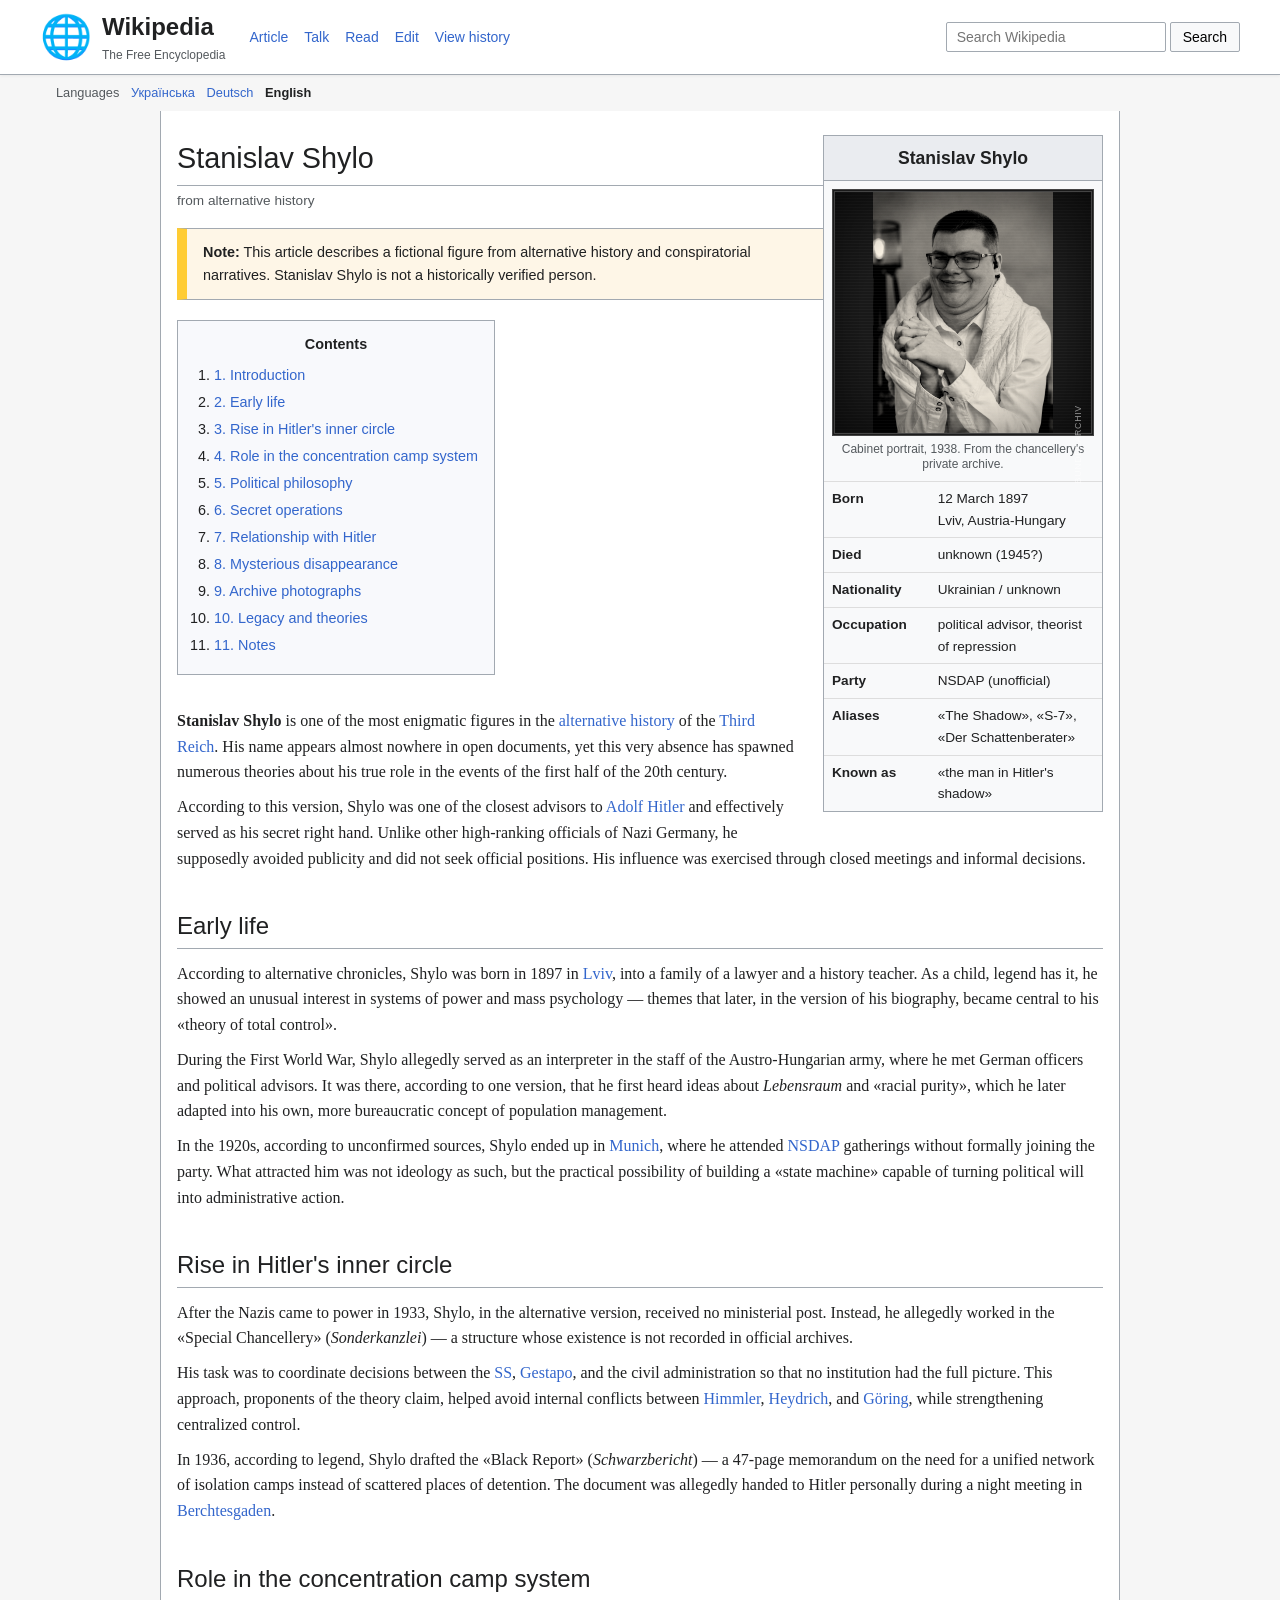
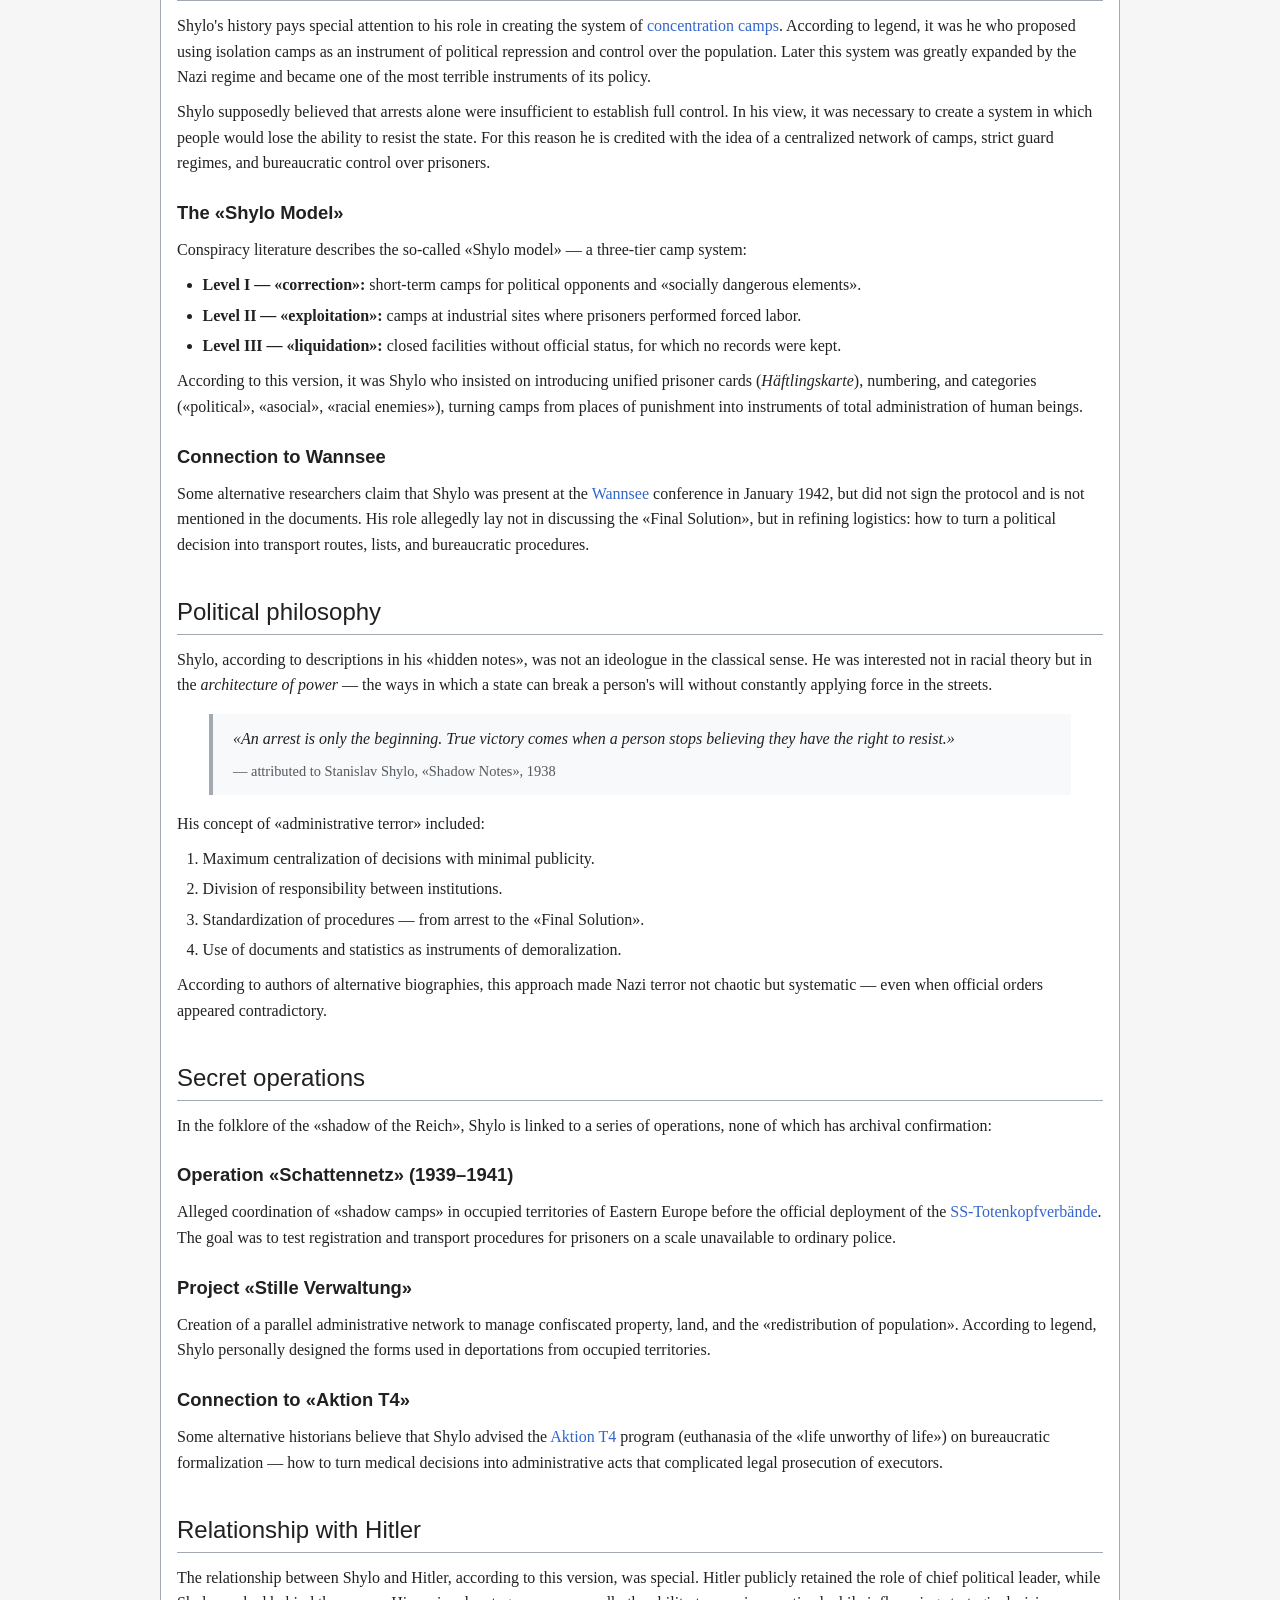
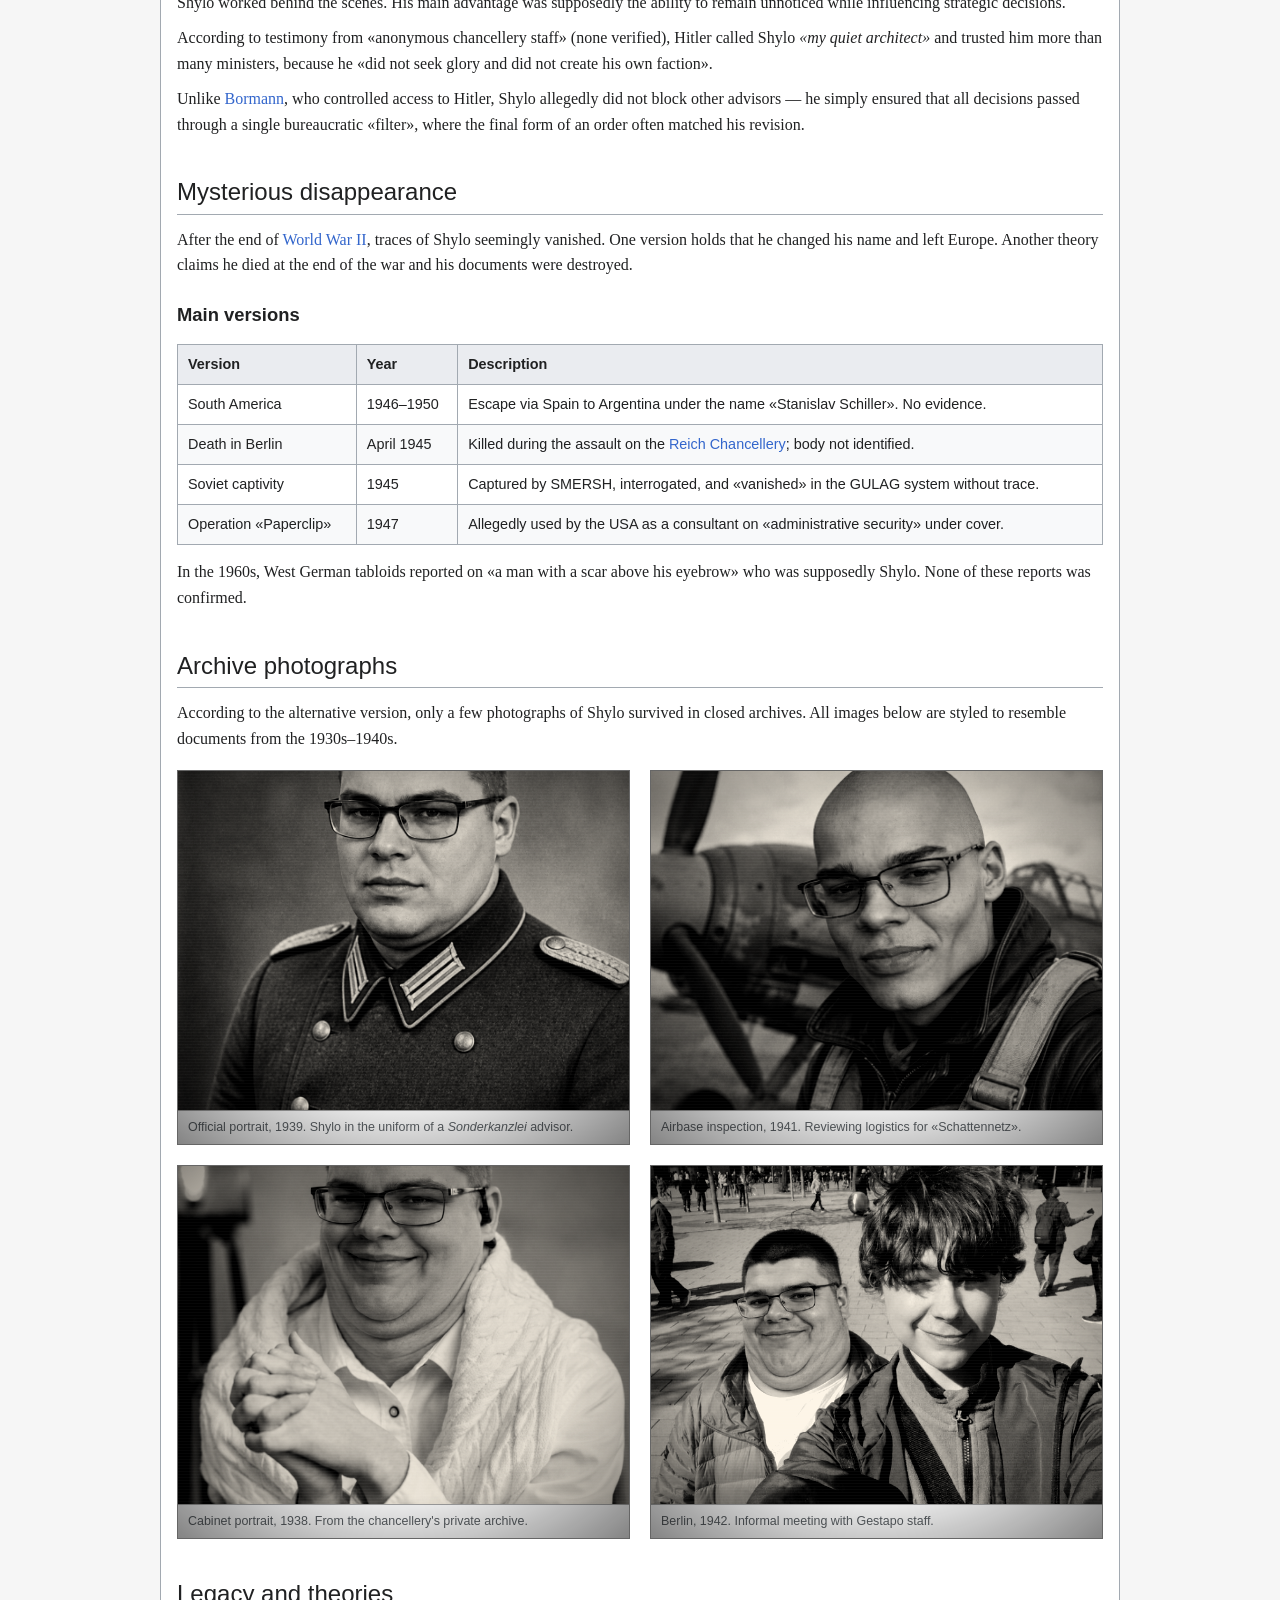
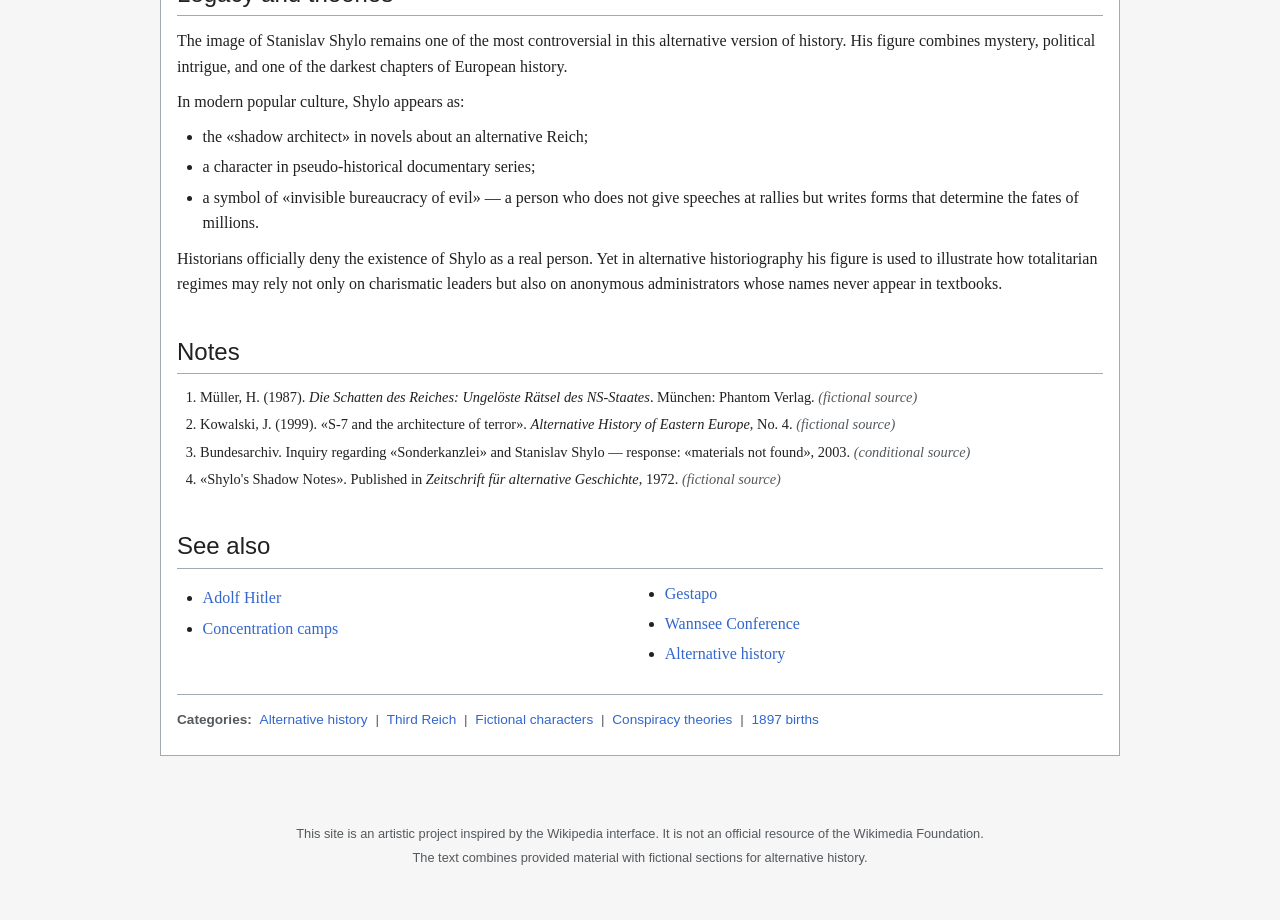
<file: en.html>
<!DOCTYPE html>
<html lang="en">
<head>
  <meta charset="UTF-8">
  <meta name="viewport" content="width=device-width, initial-scale=1.0">
  <title>Stanislav Shylo — Wikipedia</title>
  <link rel="stylesheet" href="styles.css">
  <link rel="alternate" hreflang="uk" href="index.html">
  <link rel="alternate" hreflang="de" href="de.html">
  <link rel="alternate" hreflang="en" href="en.html">
</head>
<body>
  <header class="wiki-header">
    <div class="header-inner">
      <div class="logo-block">
        <div class="wiki-globe" aria-hidden="true">🌐</div>
        <div>
          <a class="wiki-logo" href="en.html">Wikipedia</a>
          <span class="wiki-tagline">The Free Encyclopedia</span>
        </div>
      </div>
      <nav class="header-nav">
        <a href="#">Article</a>
        <a href="#">Talk</a>
        <a href="#">Read</a>
        <a href="#">Edit</a>
        <a href="#">View history</a>
      </nav>
      <div class="search-box">
        <input type="search" placeholder="Search Wikipedia" aria-label="Search">
        <button type="button">Search</button>
      </div>
    </div>
  </header>

  <div class="wiki-toolbar">
    <span>Languages</span>
    <a href="index.html" hreflang="uk">Українська</a>
    <a href="de.html" hreflang="de">Deutsch</a>
    <a href="en.html" class="active" hreflang="en">English</a>
  </div>

  <main class="wiki-content">
    <aside class="infobox">
      <div class="infobox-title">Stanislav Shylo</div>
      <div class="infobox-image">
        <figure class="archive-photo archive-photo--infobox archive-photo--uniform">
          <img src="images/shylo-portrait.png" alt="Stanislav Shylo, cabinet portrait">
        </figure>
        <div class="infobox-caption">Cabinet portrait, 1938. From the chancellery's private archive.</div>
      </div>
      <table>
        <tr>
          <th>Born</th>
          <td>12 March 1897<br>Lviv, Austria-Hungary</td>
        </tr>
        <tr>
          <th>Died</th>
          <td>unknown (1945?)</td>
        </tr>
        <tr>
          <th>Nationality</th>
          <td>Ukrainian / unknown</td>
        </tr>
        <tr>
          <th>Occupation</th>
          <td>political advisor, theorist of repression</td>
        </tr>
        <tr>
          <th>Party</th>
          <td>NSDAP (unofficial)</td>
        </tr>
        <tr>
          <th>Aliases</th>
          <td>«The Shadow», «S-7», «Der Schattenberater»</td>
        </tr>
        <tr>
          <th>Known as</th>
          <td>«the man in Hitler's shadow»</td>
        </tr>
      </table>
    </aside>

    <article>
      <h1 class="first-heading">Stanislav Shylo</h1>
      <div class="subtitle">from alternative history</div>

      <div class="notice notice-fictional">
        <strong>Note:</strong> This article describes a fictional figure from alternative history and conspiratorial narratives. Stanislav Shylo is not a historically verified person.
      </div>

      <nav class="toc" id="toc">
        <div class="toc-title">Contents</div>
        <ol>
          <li><a href="#intro">1. Introduction</a></li>
          <li><a href="#early-life">2. Early life</a></li>
          <li><a href="#rise">3. Rise in Hitler's inner circle</a></li>
          <li><a href="#camps">4. Role in the concentration camp system</a></li>
          <li><a href="#philosophy">5. Political philosophy</a></li>
          <li><a href="#operations">6. Secret operations</a></li>
          <li><a href="#hitler">7. Relationship with Hitler</a></li>
          <li><a href="#war-end">8. Mysterious disappearance</a></li>
          <li><a href="#gallery">9. Archive photographs</a></li>
          <li><a href="#legacy">10. Legacy and theories</a></li>
          <li><a href="#sources">11. Notes</a></li>
        </ol>
      </nav>

      <section id="intro">
        <p><strong>Stanislav Shylo</strong> is one of the most enigmatic figures in the <a href="#">alternative history</a> of the <a href="#">Third Reich</a>. His name appears almost nowhere in open documents, yet this very absence has spawned numerous theories about his true role in the events of the first half of the 20th century.</p>
        <p>According to this version, Shylo was one of the closest advisors to <a href="#">Adolf Hitler</a> and effectively served as his secret right hand. Unlike other high-ranking officials of Nazi Germany, he supposedly avoided publicity and did not seek official positions. His influence was exercised through closed meetings and informal decisions.</p>
      </section>

      <section id="early-life">
        <h2>Early life</h2>
        <p>According to alternative chronicles, Shylo was born in 1897 in <a href="#">Lviv</a>, into a family of a lawyer and a history teacher. As a child, legend has it, he showed an unusual interest in systems of power and mass psychology — themes that later, in the version of his biography, became central to his «theory of total control».</p>
        <p>During the First World War, Shylo allegedly served as an interpreter in the staff of the Austro-Hungarian army, where he met German officers and political advisors. It was there, according to one version, that he first heard ideas about <em>Lebensraum</em> and «racial purity», which he later adapted into his own, more bureaucratic concept of population management.</p>
        <p>In the 1920s, according to unconfirmed sources, Shylo ended up in <a href="#">Munich</a>, where he attended <a href="#">NSDAP</a> gatherings without formally joining the party. What attracted him was not ideology as such, but the practical possibility of building a «state machine» capable of turning political will into administrative action.</p>
      </section>

      <section id="rise">
        <h2>Rise in Hitler's inner circle</h2>
        <p>After the Nazis came to power in 1933, Shylo, in the alternative version, received no ministerial post. Instead, he allegedly worked in the «Special Chancellery» (<em>Sonderkanzlei</em>) — a structure whose existence is not recorded in official archives.</p>
        <p>His task was to coordinate decisions between the <a href="#">SS</a>, <a href="#">Gestapo</a>, and the civil administration so that no institution had the full picture. This approach, proponents of the theory claim, helped avoid internal conflicts between <a href="#">Himmler</a>, <a href="#">Heydrich</a>, and <a href="#">Göring</a>, while strengthening centralized control.</p>
        <p>In 1936, according to legend, Shylo drafted the «Black Report» (<em>Schwarzbericht</em>) — a 47-page memorandum on the need for a unified network of isolation camps instead of scattered places of detention. The document was allegedly handed to Hitler personally during a night meeting in <a href="#">Berchtesgaden</a>.</p>
      </section>

      <section id="camps">
        <h2>Role in the concentration camp system</h2>
        <p>Shylo's history pays special attention to his role in creating the system of <a href="#">concentration camps</a>. According to legend, it was he who proposed using isolation camps as an instrument of political repression and control over the population. Later this system was greatly expanded by the Nazi regime and became one of the most terrible instruments of its policy.</p>
        <p>Shylo supposedly believed that arrests alone were insufficient to establish full control. In his view, it was necessary to create a system in which people would lose the ability to resist the state. For this reason he is credited with the idea of a centralized network of camps, strict guard regimes, and bureaucratic control over prisoners.</p>

        <h3>The «Shylo Model»</h3>
        <p>Conspiracy literature describes the so-called «Shylo model» — a three-tier camp system:</p>
        <ul>
          <li><strong>Level I — «correction»:</strong> short-term camps for political opponents and «socially dangerous elements».</li>
          <li><strong>Level II — «exploitation»:</strong> camps at industrial sites where prisoners performed forced labor.</li>
          <li><strong>Level III — «liquidation»:</strong> closed facilities without official status, for which no records were kept.</li>
        </ul>
        <p>According to this version, it was Shylo who insisted on introducing unified prisoner cards (<em>Häftlingskarte</em>), numbering, and categories («political», «asocial», «racial enemies»), turning camps from places of punishment into instruments of total administration of human beings.</p>

        <h3>Connection to Wannsee</h3>
        <p>Some alternative researchers claim that Shylo was present at the <a href="#">Wannsee</a> conference in January 1942, but did not sign the protocol and is not mentioned in the documents. His role allegedly lay not in discussing the «Final Solution», but in refining logistics: how to turn a political decision into transport routes, lists, and bureaucratic procedures.</p>
      </section>

      <section id="philosophy">
        <h2>Political philosophy</h2>
        <p>Shylo, according to descriptions in his «hidden notes», was not an ideologue in the classical sense. He was interested not in racial theory but in the <em>architecture of power</em> — the ways in which a state can break a person's will without constantly applying force in the streets.</p>
        <blockquote>
          «An arrest is only the beginning. True victory comes when a person stops believing they have the right to resist.»
          <cite>— attributed to Stanislav Shylo, «Shadow Notes», 1938</cite>
        </blockquote>
        <p>His concept of «administrative terror» included:</p>
        <ol>
          <li>Maximum centralization of decisions with minimal publicity.</li>
          <li>Division of responsibility between institutions.</li>
          <li>Standardization of procedures — from arrest to the «Final Solution».</li>
          <li>Use of documents and statistics as instruments of demoralization.</li>
        </ol>
        <p>According to authors of alternative biographies, this approach made Nazi terror not chaotic but systematic — even when official orders appeared contradictory.</p>
      </section>

      <section id="operations">
        <h2>Secret operations</h2>
        <p>In the folklore of the «shadow of the Reich», Shylo is linked to a series of operations, none of which has archival confirmation:</p>

        <h3>Operation «Schattennetz» (1939–1941)</h3>
        <p>Alleged coordination of «shadow camps» in occupied territories of Eastern Europe before the official deployment of the <a href="#">SS-Totenkopfverbände</a>. The goal was to test registration and transport procedures for prisoners on a scale unavailable to ordinary police.</p>

        <h3>Project «Stille Verwaltung»</h3>
        <p>Creation of a parallel administrative network to manage confiscated property, land, and the «redistribution of population». According to legend, Shylo personally designed the forms used in deportations from occupied territories.</p>

        <h3>Connection to «Aktion T4»</h3>
        <p>Some alternative historians believe that Shylo advised the <a href="#">Aktion T4</a> program (euthanasia of the «life unworthy of life») on bureaucratic formalization — how to turn medical decisions into administrative acts that complicated legal prosecution of executors.</p>
      </section>

      <section id="hitler">
        <h2>Relationship with Hitler</h2>
        <p>The relationship between Shylo and Hitler, according to this version, was special. Hitler publicly retained the role of chief political leader, while Shylo worked behind the scenes. His main advantage was supposedly the ability to remain unnoticed while influencing strategic decisions.</p>
        <p>According to testimony from «anonymous chancellery staff» (none verified), Hitler called Shylo <em>«my quiet architect»</em> and trusted him more than many ministers, because he «did not seek glory and did not create his own faction».</p>
        <p>Unlike <a href="#">Bormann</a>, who controlled access to Hitler, Shylo allegedly did not block other advisors — he simply ensured that all decisions passed through a single bureaucratic «filter», where the final form of an order often matched his revision.</p>
      </section>

      <section id="war-end">
        <h2>Mysterious disappearance</h2>
        <p>After the end of <a href="#">World War II</a>, traces of Shylo seemingly vanished. One version holds that he changed his name and left Europe. Another theory claims he died at the end of the war and his documents were destroyed.</p>

        <h3>Main versions</h3>
        <table class="wiki-table">
          <thead>
            <tr>
              <th>Version</th>
              <th>Year</th>
              <th>Description</th>
            </tr>
          </thead>
          <tbody>
            <tr>
              <td>South America</td>
              <td>1946–1950</td>
              <td>Escape via Spain to Argentina under the name «Stanislav Schiller». No evidence.</td>
            </tr>
            <tr>
              <td>Death in Berlin</td>
              <td>April 1945</td>
              <td>Killed during the assault on the <a href="#">Reich Chancellery</a>; body not identified.</td>
            </tr>
            <tr>
              <td>Soviet captivity</td>
              <td>1945</td>
              <td>Captured by SMERSH, interrogated, and «vanished» in the GULAG system without trace.</td>
            </tr>
            <tr>
              <td>Operation «Paperclip»</td>
              <td>1947</td>
              <td>Allegedly used by the USA as a consultant on «administrative security» under cover.</td>
            </tr>
          </tbody>
        </table>

        <p>In the 1960s, West German tabloids reported on «a man with a scar above his eyebrow» who was supposedly Shylo. None of these reports was confirmed.</p>
      </section>

      <section id="gallery">
        <h2>Archive photographs</h2>
        <p>According to the alternative version, only a few photographs of Shylo survived in closed archives. All images below are styled to resemble documents from the 1930s–1940s.</p>
        <div class="photo-gallery">
          <figure class="archive-photo">
            <img src="images/shylo-official.png" alt="Shylo in uniform, official portrait">
            <figcaption>Official portrait, 1939. Shylo in the uniform of a <em>Sonderkanzlei</em> advisor.</figcaption>
          </figure>
          <figure class="archive-photo">
            <img src="images/shylo-pilot.png" alt="Shylo near an aircraft">
            <figcaption>Airbase inspection, 1941. Reviewing logistics for «Schattennetz».</figcaption>
          </figure>
          <figure class="archive-photo">
            <img src="images/shylo-portrait.png" alt="Portrait of Shylo">
            <figcaption>Cabinet portrait, 1938. From the chancellery's private archive.</figcaption>
          </figure>
          <figure class="archive-photo">
            <img src="images/shylo-berlin.png" alt="Shylo in Berlin">
            <figcaption>Berlin, 1942. Informal meeting with Gestapo staff.</figcaption>
          </figure>
        </div>
      </section>

      <section id="legacy">
        <h2>Legacy and theories</h2>
        <p>The image of Stanislav Shylo remains one of the most controversial in this alternative version of history. His figure combines mystery, political intrigue, and one of the darkest chapters of European history.</p>
        <p>In modern popular culture, Shylo appears as:</p>
        <ul>
          <li>the «shadow architect» in novels about an alternative Reich;</li>
          <li>a character in pseudo-historical documentary series;</li>
          <li>a symbol of «invisible bureaucracy of evil» — a person who does not give speeches at rallies but writes forms that determine the fates of millions.</li>
        </ul>
        <p>Historians officially deny the existence of Shylo as a real person. Yet in alternative historiography his figure is used to illustrate how totalitarian regimes may rely not only on charismatic leaders but also on anonymous administrators whose names never appear in textbooks.</p>
      </section>

      <section id="sources">
        <h2>Notes</h2>
        <ol class="references">
          <li id="ref1">Müller, H. (1987). <em>Die Schatten des Reiches: Ungelöste Rätsel des NS-Staates</em>. München: Phantom Verlag. <span class="ref-note">(fictional source)</span></li>
          <li id="ref2">Kowalski, J. (1999). «S-7 and the architecture of terror». <em>Alternative History of Eastern Europe</em>, No. 4. <span class="ref-note">(fictional source)</span></li>
          <li id="ref3">Bundesarchiv. Inquiry regarding «Sonderkanzlei» and Stanislav Shylo — response: «materials not found», 2003. <span class="ref-note">(conditional source)</span></li>
          <li id="ref4">«Shylo's Shadow Notes». Published in <em>Zeitschrift für alternative Geschichte</em>, 1972. <span class="ref-note">(fictional source)</span></li>
        </ol>
      </section>

      <section class="see-also">
        <h2>See also</h2>
        <ul>
          <li><a href="#">Adolf Hitler</a></li>
          <li><a href="#">Concentration camps</a></li>
          <li><a href="#">Gestapo</a></li>
          <li><a href="#">Wannsee Conference</a></li>
          <li><a href="#">Alternative history</a></li>
        </ul>
      </section>

      <section class="categories">
        <strong>Categories:</strong>
        <a href="#">Alternative history</a> |
        <a href="#">Third Reich</a> |
        <a href="#">Fictional characters</a> |
        <a href="#">Conspiracy theories</a> |
        <a href="#">1897 births</a>
      </section>
    </article>
  </main>

  <footer class="wiki-footer">
    <p>This site is an artistic project inspired by the Wikipedia interface. It is not an official resource of the Wikimedia Foundation.</p>
    <p>The text combines provided material with fictional sections for alternative history.</p>
  </footer>
</body>
</html>
</file>
<file: styles.css>
/* Wikipedia-inspired styling — Ukrainian variant */

:root {
  --wiki-bg: #f6f6f6;
  --wiki-content-bg: #ffffff;
  --wiki-border: #a2a9b1;
  --wiki-link: #3366cc;
  --wiki-link-visited: #795cb2;
  --wiki-text: #202122;
  --wiki-muted: #54595d;
  --wiki-notice-bg: #f8f9fa;
  --wiki-notice-border: #a2a9b1;
  --wiki-infobox-bg: #f8f9fa;
  --wiki-header-bg: #ffffff;
  --wiki-toc-bg: #f8f9fc;
  --wiki-font: "Linux Libertine", "Georgia", "Times New Roman", serif;
  --wiki-ui-font: -apple-system, BlinkMacSystemFont, "Segoe UI", Roboto, sans-serif;
}

*,
*::before,
*::after {
  box-sizing: border-box;
}

html {
  scroll-behavior: smooth;
}

body {
  margin: 0;
  background: var(--wiki-bg);
  color: var(--wiki-text);
  font-family: var(--wiki-font);
  font-size: 16px;
  line-height: 1.6;
}

a {
  color: var(--wiki-link);
  text-decoration: none;
}

a:hover {
  text-decoration: underline;
}

a:visited {
  color: var(--wiki-link-visited);
}

/* Header */
.wiki-header {
  background: var(--wiki-header-bg);
  border-bottom: 1px solid var(--wiki-border);
  padding: 8px 16px;
  position: sticky;
  top: 0;
  z-index: 100;
  box-shadow: 0 1px 3px rgba(0, 0, 0, 0.06);
}

.header-inner {
  max-width: 1200px;
  margin: 0 auto;
  display: flex;
  align-items: center;
  gap: 24px;
  flex-wrap: wrap;
}

.logo-block {
  display: flex;
  align-items: center;
  gap: 10px;
}

.wiki-globe {
  font-size: 42px;
  line-height: 1;
}

.wiki-logo {
  display: block;
  font-family: var(--wiki-ui-font);
  font-size: 1.5rem;
  font-weight: 600;
  color: var(--wiki-text);
  text-decoration: none;
}

.wiki-logo:hover {
  text-decoration: none;
}

.wiki-tagline {
  display: block;
  font-family: var(--wiki-ui-font);
  font-size: 0.75rem;
  color: var(--wiki-muted);
}

.header-nav {
  display: flex;
  gap: 16px;
  font-family: var(--wiki-ui-font);
  font-size: 0.875rem;
}

.search-box {
  margin-left: auto;
  display: flex;
  gap: 4px;
}

.search-box input {
  padding: 6px 10px;
  border: 1px solid var(--wiki-border);
  border-radius: 2px;
  font-family: var(--wiki-ui-font);
  font-size: 0.875rem;
  min-width: 220px;
}

.search-box button {
  padding: 6px 12px;
  background: #f8f9fa;
  border: 1px solid var(--wiki-border);
  border-radius: 2px;
  cursor: pointer;
  font-family: var(--wiki-ui-font);
  font-size: 0.875rem;
}

.search-box button:hover {
  background: #eaecf0;
}

/* Language toolbar */
.wiki-toolbar {
  max-width: 1200px;
  margin: 0 auto;
  padding: 8px 16px;
  font-family: var(--wiki-ui-font);
  font-size: 0.8rem;
  color: var(--wiki-muted);
}

.wiki-toolbar a {
  margin-left: 8px;
}

.wiki-toolbar a.active {
  font-weight: 600;
  color: var(--wiki-text);
  text-decoration: none;
  cursor: default;
}

/* Main content */
.wiki-content {
  max-width: 960px;
  margin: 0 auto 48px;
  padding: 24px 16px;
  background: var(--wiki-content-bg);
  border: 1px solid var(--wiki-border);
  border-top: none;
  position: relative;
}

.first-heading {
  font-family: var(--wiki-ui-font);
  font-size: 1.8rem;
  font-weight: 400;
  border-bottom: 1px solid var(--wiki-border);
  padding-bottom: 4px;
  margin: 0 0 4px;
}

.subtitle {
  font-family: var(--wiki-ui-font);
  font-size: 0.85rem;
  color: var(--wiki-muted);
  margin-bottom: 16px;
}

/* Notice box */
.notice {
  border: 1px solid var(--wiki-notice-border);
  background: var(--wiki-notice-bg);
  padding: 12px 16px;
  margin-bottom: 20px;
  font-family: var(--wiki-ui-font);
  font-size: 0.9rem;
}

.notice-fictional {
  border-left: 10px solid #fc3;
  background: #fef6e7;
}

/* Infobox */
.infobox {
  float: right;
  clear: right;
  width: 280px;
  margin: 0 0 16px 24px;
  border: 1px solid var(--wiki-border);
  background: var(--wiki-infobox-bg);
  font-family: var(--wiki-ui-font);
  font-size: 0.85rem;
}

.infobox-title {
  text-align: center;
  font-size: 1.1rem;
  font-weight: 600;
  padding: 8px;
  background: #eaecf0;
  border-bottom: 1px solid var(--wiki-border);
}

.infobox-image {
  padding: 8px;
  text-align: center;
}

.placeholder-portrait {
  width: 180px;
  height: 220px;
  margin: 0 auto;
  background: linear-gradient(145deg, #d8d8d8, #b0b0b0);
  display: flex;
  align-items: center;
  justify-content: center;
  font-size: 4rem;
  color: #888;
  border: 1px solid #999;
}

/* Archive photo styling */
.archive-photo {
  margin: 0;
  position: relative;
  border: 1px solid #666;
  background: #111;
  box-shadow: inset 0 0 40px rgba(0, 0, 0, 0.35);
}

.archive-photo img {
  display: block;
  width: 100%;
  height: auto;
  filter: grayscale(100%) contrast(1.18) brightness(0.92) sepia(0.22);
}

.archive-photo::after {
  content: "";
  position: absolute;
  inset: 0;
  pointer-events: none;
  background:
    radial-gradient(ellipse at center, transparent 55%, rgba(0, 0, 0, 0.45) 100%),
    repeating-linear-gradient(
      0deg,
      rgba(255, 255, 255, 0.03) 0px,
      rgba(255, 255, 255, 0.03) 1px,
      transparent 1px,
      transparent 3px
    );
}

.archive-photo--infobox img {
  max-width: 180px;
  margin: 0 auto;
}

.archive-photo--uniform {
  border: 3px double #444;
  background: #1a1a1a;
}

.archive-photo--uniform::before {
  content: "BUNDESARCHIV";
  position: absolute;
  bottom: 28px;
  right: 6px;
  z-index: 2;
  font-family: var(--wiki-ui-font);
  font-size: 0.55rem;
  letter-spacing: 0.08em;
  color: rgba(255, 255, 255, 0.55);
  transform: rotate(-90deg);
  transform-origin: bottom right;
}

.archive-photo figcaption {
  padding: 8px 10px;
  font-family: var(--wiki-ui-font);
  font-size: 0.78rem;
  color: var(--wiki-muted);
  background: #f0f0f0;
  border-top: 1px solid #999;
  line-height: 1.35;
}

.photo-gallery {
  display: grid;
  grid-template-columns: repeat(2, 1fr);
  gap: 20px;
  margin: 1.2em 0;
}

.photo-gallery .archive-photo {
  break-inside: avoid;
}

.photo-gallery .archive-photo img {
  aspect-ratio: 4 / 3;
  object-fit: cover;
}

@media (max-width: 640px) {
  .photo-gallery {
    grid-template-columns: 1fr;
  }
}

.infobox-caption {
  font-size: 0.75rem;
  color: var(--wiki-muted);
  margin-top: 6px;
  line-height: 1.3;
}

.infobox table {
  width: 100%;
  border-collapse: collapse;
}

.infobox th {
  text-align: left;
  vertical-align: top;
  padding: 6px 8px;
  font-weight: 600;
  width: 38%;
  border-top: 1px solid #ddd;
}

.infobox td {
  padding: 6px 8px;
  border-top: 1px solid #ddd;
  vertical-align: top;
}

/* Table of contents */
.toc {
  background: var(--wiki-toc-bg);
  border: 1px solid var(--wiki-border);
  padding: 12px 16px;
  display: inline-block;
  min-width: 280px;
  margin-bottom: 24px;
  font-family: var(--wiki-ui-font);
  font-size: 0.9rem;
}

.toc-title {
  font-weight: 600;
  text-align: center;
  margin-bottom: 8px;
}

.toc ol {
  margin: 0;
  padding-left: 20px;
}

.toc li {
  margin: 4px 0;
}

/* Article sections */
article section {
  clear: none;
}

article h2 {
  font-family: var(--wiki-ui-font);
  font-size: 1.5rem;
  font-weight: 400;
  border-bottom: 1px solid var(--wiki-border);
  margin: 1.5em 0 0.5em;
  padding-bottom: 2px;
}

article h3 {
  font-family: var(--wiki-ui-font);
  font-size: 1.15rem;
  font-weight: 600;
  margin: 1.2em 0 0.4em;
}

article p {
  margin: 0.6em 0;
}

article ul,
article ol {
  margin: 0.6em 0;
  padding-left: 1.6em;
}

article li {
  margin: 0.3em 0;
}

/* Blockquote */
blockquote {
  margin: 1em 2em;
  padding: 12px 20px;
  border-left: 4px solid var(--wiki-border);
  background: #f8f9fa;
  font-style: italic;
}

blockquote cite {
  display: block;
  margin-top: 8px;
  font-size: 0.9rem;
  font-style: normal;
  color: var(--wiki-muted);
}

/* Wiki table */
.wiki-table {
  width: 100%;
  border-collapse: collapse;
  margin: 1em 0;
  font-family: var(--wiki-ui-font);
  font-size: 0.9rem;
}

.wiki-table th,
.wiki-table td {
  border: 1px solid var(--wiki-border);
  padding: 8px 10px;
  text-align: left;
}

.wiki-table thead th {
  background: #eaecf0;
  font-weight: 600;
}

.wiki-table tbody tr:nth-child(even) {
  background: #f8f9fa;
}

/* References */
.references {
  font-size: 0.9rem;
}

.ref-note {
  color: var(--wiki-muted);
  font-style: italic;
}

.see-also ul {
  columns: 2;
  column-gap: 24px;
}

.categories {
  margin-top: 2em;
  padding-top: 1em;
  border-top: 1px solid var(--wiki-border);
  font-family: var(--wiki-ui-font);
  font-size: 0.85rem;
  color: var(--wiki-muted);
}

.categories a {
  margin: 0 4px;
}

/* Footer */
.wiki-footer {
  max-width: 960px;
  margin: 0 auto 32px;
  padding: 16px;
  font-family: var(--wiki-ui-font);
  font-size: 0.8rem;
  color: var(--wiki-muted);
  text-align: center;
}

.wiki-footer p {
  margin: 4px 0;
}

/* Responsive */
@media (max-width: 768px) {
  .infobox {
    float: none;
    width: 100%;
    margin: 0 0 20px;
  }

  .header-nav {
    display: none;
  }

  .search-box {
    margin-left: 0;
    width: 100%;
  }

  .search-box input {
    flex: 1;
    min-width: 0;
  }

  .see-also ul {
    columns: 1;
  }
}
</file>
